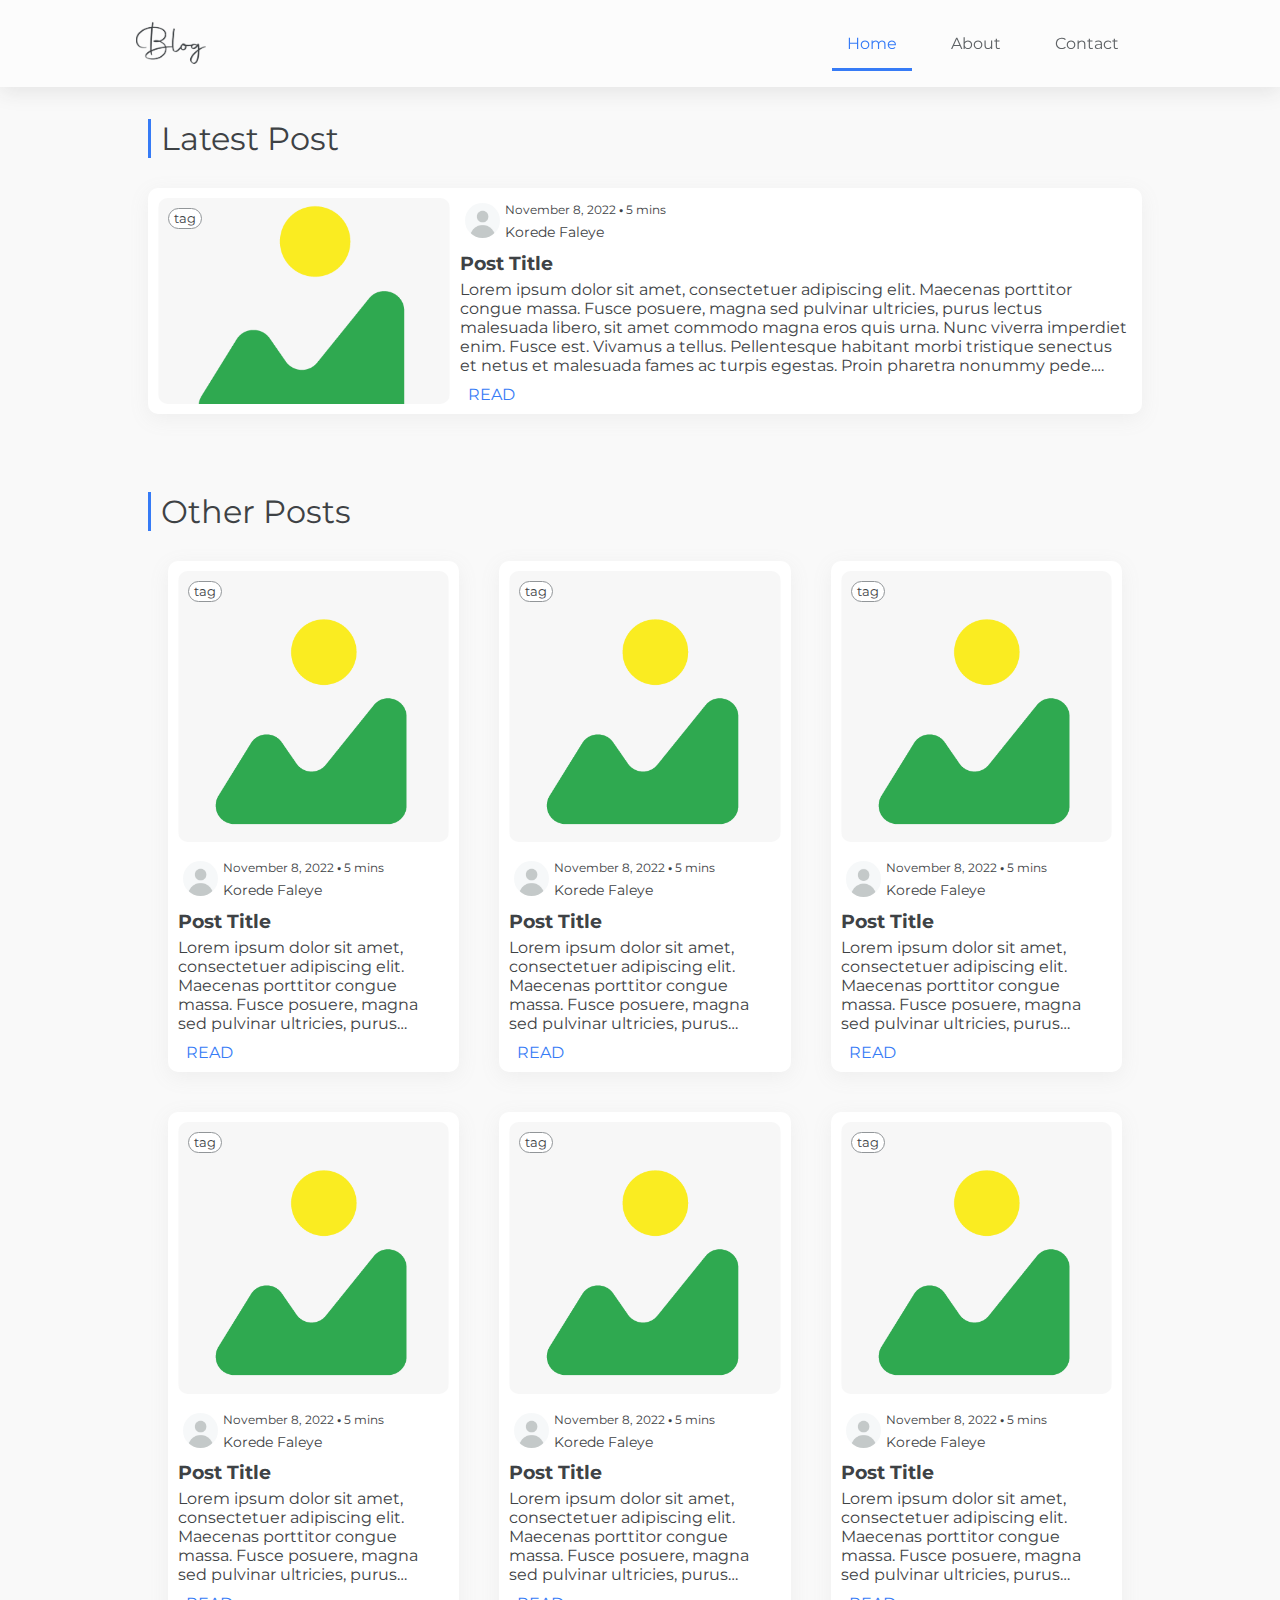
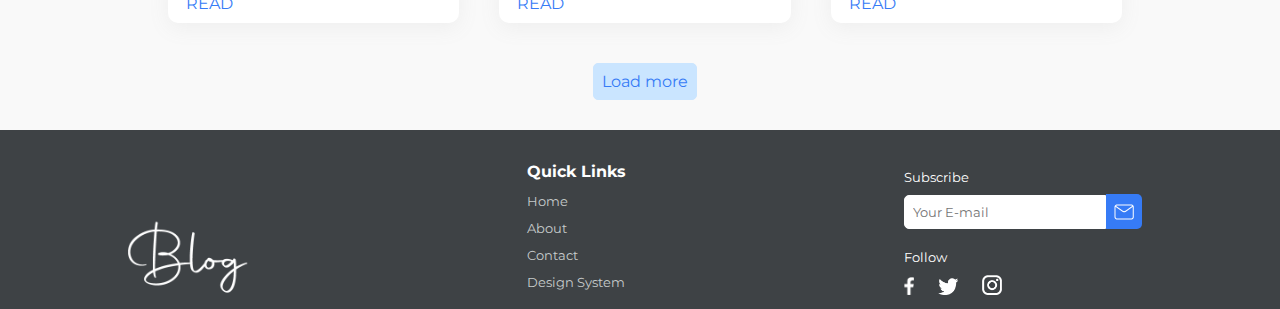
<file: blog/index.html>
<!DOCTYPE html>
<html>
    <head>
        <title>Blog</title>
        <meta charset="UTF-8">
        <meta name="author" content="Faleye Korede">
        <meta name="description" content="Blog website">
        <meta name="viewport" content="width=devece-width, initial-scale=1.0, maximum-scale=1.0">
        <link rel="icon" href="./images/favicon.ico">
        <link rel="stylesheet" href="./styles/designsystem.css">
        <link rel="stylesheet" href="./styles/main.css">
        <link rel="stylesheet" href="./styles/media.css">
    </head>
    <body>
        <header class="navbar">
            <nav class="container">
                <img class="nav-logo" src="./images/logo-black.png" alt="logo">
                <span class="nav-btn-container">
                    <a id="active-nav" class="nav-btn" href="index.html">Home</a>
                    <a class="nav-btn" href="#">About</a>
                    <a class="nav-btn" href="#">Contact</a>
                </span>
            </nav>
        </header>
        
        <div id="page-width">
            <div class="content">
                <!--Wide post card-->
                <h1 class="black-text">Latest Post</h1>
                <div class="latest-post">
                    <figure class="post-card card">
                        <div class="tag">tag</div>
                             <img src="./images/image-rep.png" alt="Post Image">
                        
                        <div class="post-details">
                            <div class="author">
                                <img src="./images/avatar.png" alt="Avatar" class="width-35px">
                                <div class="black-text">
                                    <small> <span class="date">November 8, 2022</span> <b>•</b> <span class="read-time">5 mins</span></small>
                                    <span class="author-name">Korede Faleye</span>
                                </div>
                            </div>
                            <div class="black-text">
                                <h3 class="post-title">Post Title</h3>
                                <figcaption>
                                    Lorem ipsum dolor sit amet, consectetuer adipiscing elit. Maecenas porttitor congue massa. Fusce posuere, magna sed pulvinar ultricies, purus lectus malesuada libero, sit amet commodo magna eros quis urna.
    Nunc viverra imperdiet enim. Fusce est. Vivamus a tellus.
    Pellentesque habitant morbi tristique senectus et netus et malesuada fames ac turpis egestas. Proin pharetra nonummy pede. Mauris et orci.
    Aenean nec lorem. In porttitor. Donec laoreet nonummy augue.
    Suspendisse dui purus, scelerisque at, vulputate vitae, pretium mattis, nunc. Mauris eget neque at sem venenatis eleifend. Ut nonummy.
                                </figcaption>
                            </div>
                            <a class="btn primary" href="post.html">read</a>
                        </div>
                    </figure>
                </div>
                <br>
                <br>
                <br>



                <!--Other post cards-->
                <h1 class="black-text">Other Posts</h1>
                <div class="other-posts">

                    <!--Post 1-->
                    <figure class="post-card card">
                        <div class="tag">tag</div>
                                <img src="./images/image-rep.png" alt="Post Image">
                        <div class="post-details">
                            <div class="author">
                                <img src="./images/avatar.png" alt="Avatar" class="width-35px">
                                <div class="black-text">
                                    <small> <span class="date">November 8, 2022</span> <b>•</b> <span class="read-time">5 mins</span></small>
                                    <span class="author-name">Korede Faleye</span>
                                </div>
                            </div>
                            <div class="black-text">
                                <h3 class="post-title">Post Title</h3>
                                <figcaption>
                                    Lorem ipsum dolor sit amet, consectetuer adipiscing elit. Maecenas porttitor congue massa. Fusce posuere, magna sed pulvinar ultricies, purus lectus malesuada libero, sit amet commodo magna eros quis urna.
    Nunc viverra imperdiet enim. Fusce est. Vivamus a tellus.
    Pellentesque habitant morbi tristique senectus et netus et malesuada fames ac turpis egestas. Proin pharetra nonummy pede. Mauris et orci.
    Aenean nec lorem. In porttitor. Donec laoreet nonummy augue.
    Suspendisse dui purus, scelerisque at, vulputate vitae, pretium mattis, nunc. Mauris eget neque at sem venenatis eleifend. Ut nonummy.
                                </figcaption>
                            </div>
                            <a class="btn primary" href="post.html">read</a>
                        </div>
                    </figure>


                    <!--Post 2-->
                    <figure class="post-card card">
                        <div class="tag">tag</div>
                        <img src="./images/image-rep.png" alt="Post Image">
                        <div class="post-details">
                            <div class="author">
                                <img src="./images/avatar.png" alt="Avatar" class="width-35px">
                                <div class="black-text">
                                    <small> <span class="date">November 8, 2022</span> <b>•</b> <span class="read-time">5 mins</span></small>
                                    <span class="author-name">Korede Faleye</span>
                                </div>
                            </div>
                            <div class="black-text">
                                <h3 class="post-title">Post Title</h3>
                                <figcaption>
                                    Lorem ipsum dolor sit amet, consectetuer adipiscing elit. Maecenas porttitor congue massa. Fusce posuere, magna sed pulvinar ultricies, purus lectus malesuada libero, sit amet commodo magna eros quis urna.
    Nunc viverra imperdiet enim. Fusce est. Vivamus a tellus.
    Pellentesque habitant morbi tristique senectus et netus et malesuada fames ac turpis egestas. Proin pharetra nonummy pede. Mauris et orci.
    Aenean nec lorem. In porttitor. Donec laoreet nonummy augue.
    Suspendisse dui purus, scelerisque at, vulputate vitae, pretium mattis, nunc. Mauris eget neque at sem venenatis eleifend. Ut nonummy.
                                </figcaption>
                            </div>
                            <a class="btn primary" href="post.html">read</a>
                        </div>
                    </figure>


                    <!--Post 3-->
                    <figure class="post-card card">
                        <div class="tag">tag</div>
                        <img src="./images/image-rep.png" alt="Post Image">
                        <div class="post-details">
                            <div class="author">
                                <img src="./images/avatar.png" alt="Avatar" class="width-35px">
                                <div class="black-text">
                                    <small> <span class="date">November 8, 2022</span> <b>•</b> <span class="read-time">5 mins</span></small>
                                    <span class="author-name">Korede Faleye</span>
                                </div>
                            </div>
                            <div class="black-text">
                                <h3 class="post-title">Post Title</h3>
                                <figcaption>
                                    Lorem ipsum dolor sit amet, consectetuer adipiscing elit. Maecenas porttitor congue massa. Fusce posuere, magna sed pulvinar ultricies, purus lectus malesuada libero, sit amet commodo magna eros quis urna.
    Nunc viverra imperdiet enim. Fusce est. Vivamus a tellus.
    Pellentesque habitant morbi tristique senectus et netus et malesuada fames ac turpis egestas. Proin pharetra nonummy pede. Mauris et orci.
    Aenean nec lorem. In porttitor. Donec laoreet nonummy augue.
    Suspendisse dui purus, scelerisque at, vulputate vitae, pretium mattis, nunc. Mauris eget neque at sem venenatis eleifend. Ut nonummy.
                                </figcaption>
                            </div>
                            <a class="btn primary" href="post.html">read</a>
                        </div>
                    </figure>


                    <!--Post 4-->
                    <figure class="post-card card">
                        <div class="tag">tag</div>
                        <img src="./images/image-rep.png" alt="Post Image">
                        <div class="post-details">
                            <div class="author">
                                <img src="./images/avatar.png" alt="Avatar" class="width-35px">
                                <div class="black-text">
                                    <small> <span class="date">November 8, 2022</span> <b>•</b> <span class="read-time">5 mins</span></small>
                                    <span class="author-name">Korede Faleye</span>
                                </div>
                            </div>
                            <div class="black-text">
                                <h3 class="post-title">Post Title</h3>
                                <figcaption>
                                    Lorem ipsum dolor sit amet, consectetuer adipiscing elit. Maecenas porttitor congue massa. Fusce posuere, magna sed pulvinar ultricies, purus lectus malesuada libero, sit amet commodo magna eros quis urna.
    Nunc viverra imperdiet enim. Fusce est. Vivamus a tellus.
    Pellentesque habitant morbi tristique senectus et netus et malesuada fames ac turpis egestas. Proin pharetra nonummy pede. Mauris et orci.
    Aenean nec lorem. In porttitor. Donec laoreet nonummy augue.
    Suspendisse dui purus, scelerisque at, vulputate vitae, pretium mattis, nunc. Mauris eget neque at sem venenatis eleifend. Ut nonummy.
                                </figcaption>
                            </div>
                            <a class="btn primary" href="post.html">read</a>
                        </div>
                    </figure>


                    <!--Post 5-->
                    <figure class="post-card card">
                        <div class="tag">tag</div>
                        <img src="images/image-rep.png" alt="Post Image">
                        <div class="post-details">
                            <div class="author">
                                <img src="./images/avatar.png" alt="Avatar" class="width-35px">
                                <div class="black-text">
                                    <small> <span class="date">November 8, 2022</span> <b>•</b> <span class="read-time">5 mins</span></small>
                                    <span class="author-name">Korede Faleye</span>
                                </div>
                            </div>
                            <div class="black-text">
                                <h3 class="post-title">Post Title</h3>
                                <figcaption>
                                    Lorem ipsum dolor sit amet, consectetuer adipiscing elit. Maecenas porttitor congue massa. Fusce posuere, magna sed pulvinar ultricies, purus lectus malesuada libero, sit amet commodo magna eros quis urna.
    Nunc viverra imperdiet enim. Fusce est. Vivamus a tellus.
    Pellentesque habitant morbi tristique senectus et netus et malesuada fames ac turpis egestas. Proin pharetra nonummy pede. Mauris et orci.
    Aenean nec lorem. In porttitor. Donec laoreet nonummy augue.
    Suspendisse dui purus, scelerisque at, vulputate vitae, pretium mattis, nunc. Mauris eget neque at sem venenatis eleifend. Ut nonummy.
                                </figcaption>
                            </div>
                            <a class="btn primary" href="post.html">read</a>
                        </div>
                    </figure>


                    <!--Post 6-->
                    <figure class="post-card card">
                        <div class="tag">tag</div>
                        <img src="./images/image-rep.png" alt="Post Image">
                        <div class="post-details">
                            <div class="author">
                                <img src="images/avatar.png" alt="Avatar" class="width-35px">
                                <div class="black-text">
                                    <small> <span class="date">November 8, 2022</span> <b>•</b> <span class="read-time">5 mins</span></small>
                                    <span class="author-name">Korede Faleye</span>
                                </div>
                            </div>
                            <div class="black-text">
                                <h3 class="post-title">Post Title</h3>
                                <figcaption>
                                    Lorem ipsum dolor sit amet, consectetuer adipiscing elit. Maecenas porttitor congue massa. Fusce posuere, magna sed pulvinar ultricies, purus lectus malesuada libero, sit amet commodo magna eros quis urna.
    Nunc viverra imperdiet enim. Fusce est. Vivamus a tellus.
    Pellentesque habitant morbi tristique senectus et netus et malesuada fames ac turpis egestas. Proin pharetra nonummy pede. Mauris et orci.
    Aenean nec lorem. In porttitor. Donec laoreet nonummy augue.
    Suspendisse dui purus, scelerisque at, vulputate vitae, pretium mattis, nunc. Mauris eget neque at sem venenatis eleifend. Ut nonummy.
                                </figcaption>
                            </div>
                            <a class="btn primary" href="post.html">read</a>
                        </div>
                    </div>
                </figure>

                <!--Load More-->

                <div class="load-more">
                <button class="btn primary-2">Load more</button>
                </div>
            </div>
        </div>


        <!--Footer-->
        <footer class="footer">
            <div class="container">
            <img class="footer-logo" src="./images/logo-white.png">

            <div class="quick-links">
                <h4>Quick Links</h4>
                <a href="index.html"> <small>Home</small></a>
                <a href="#"> <small>About</small></a>
                <a href="#"><small>Contact</small></a>
                <a href="designsystem.html"><small>Design System</small></a>

            </div>

            <div class="subscribe-social">
                <div class="subscribe">
                    <small>Subscribe</small>
                    <div> <input type="text" placeholder="Your E-mail"><a href="#"><img src="./images/mail.png" class="width-20px"> </a> </div>
                </div>

                <div class="follow">
                    <small>Follow</small>
                    <div>
                        <a href="#" title="Facebook"><img src="./images/fb-page.png" alt="Facebook" class="width-10px"></a>
                        <a href="#" title="Twitter"><img src="./images/twitter-page.png" alt="Twitter" class="width-20px"></a>
                        <a href="#" title="Instagram"><img src="./images/insta-page.png" alt="Instagram" class="width-20px"></a>
                    </div>
                </div>
            </div>
        </footer>
    </body>
</html>
</file>
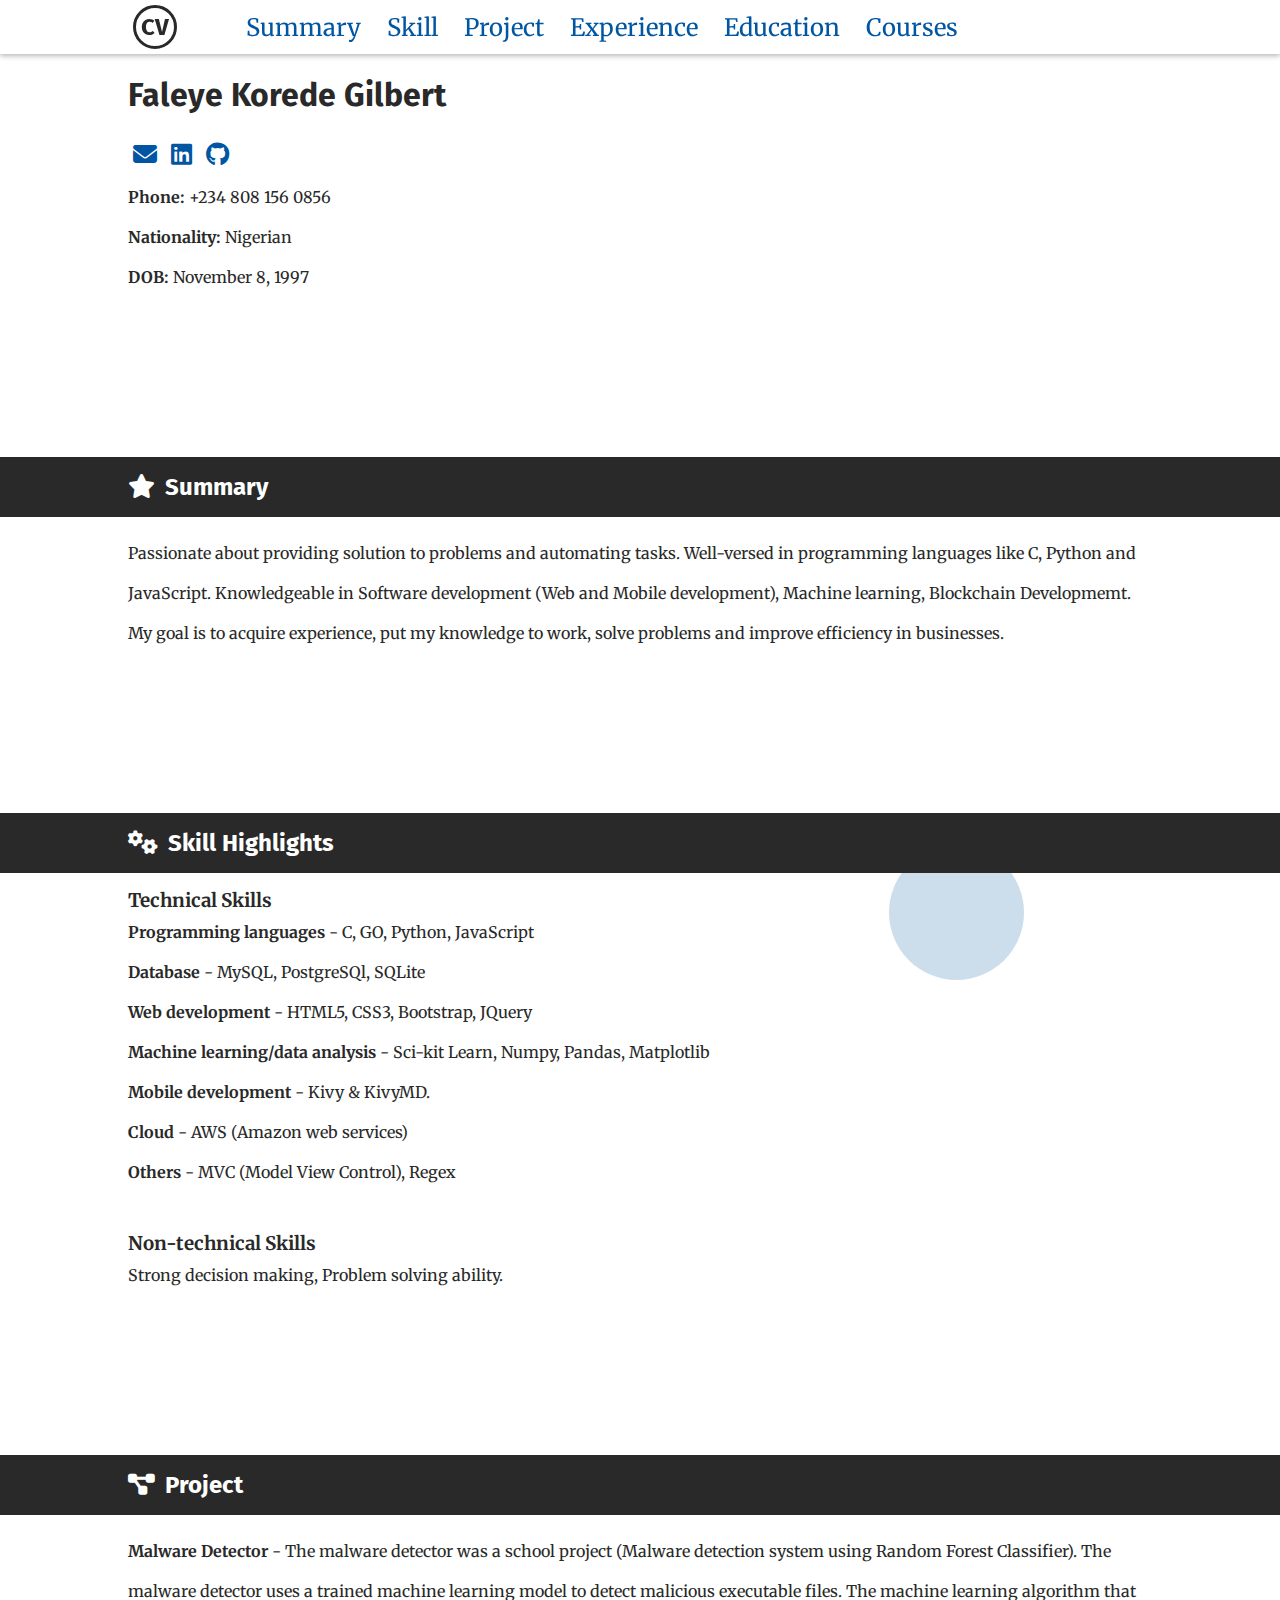
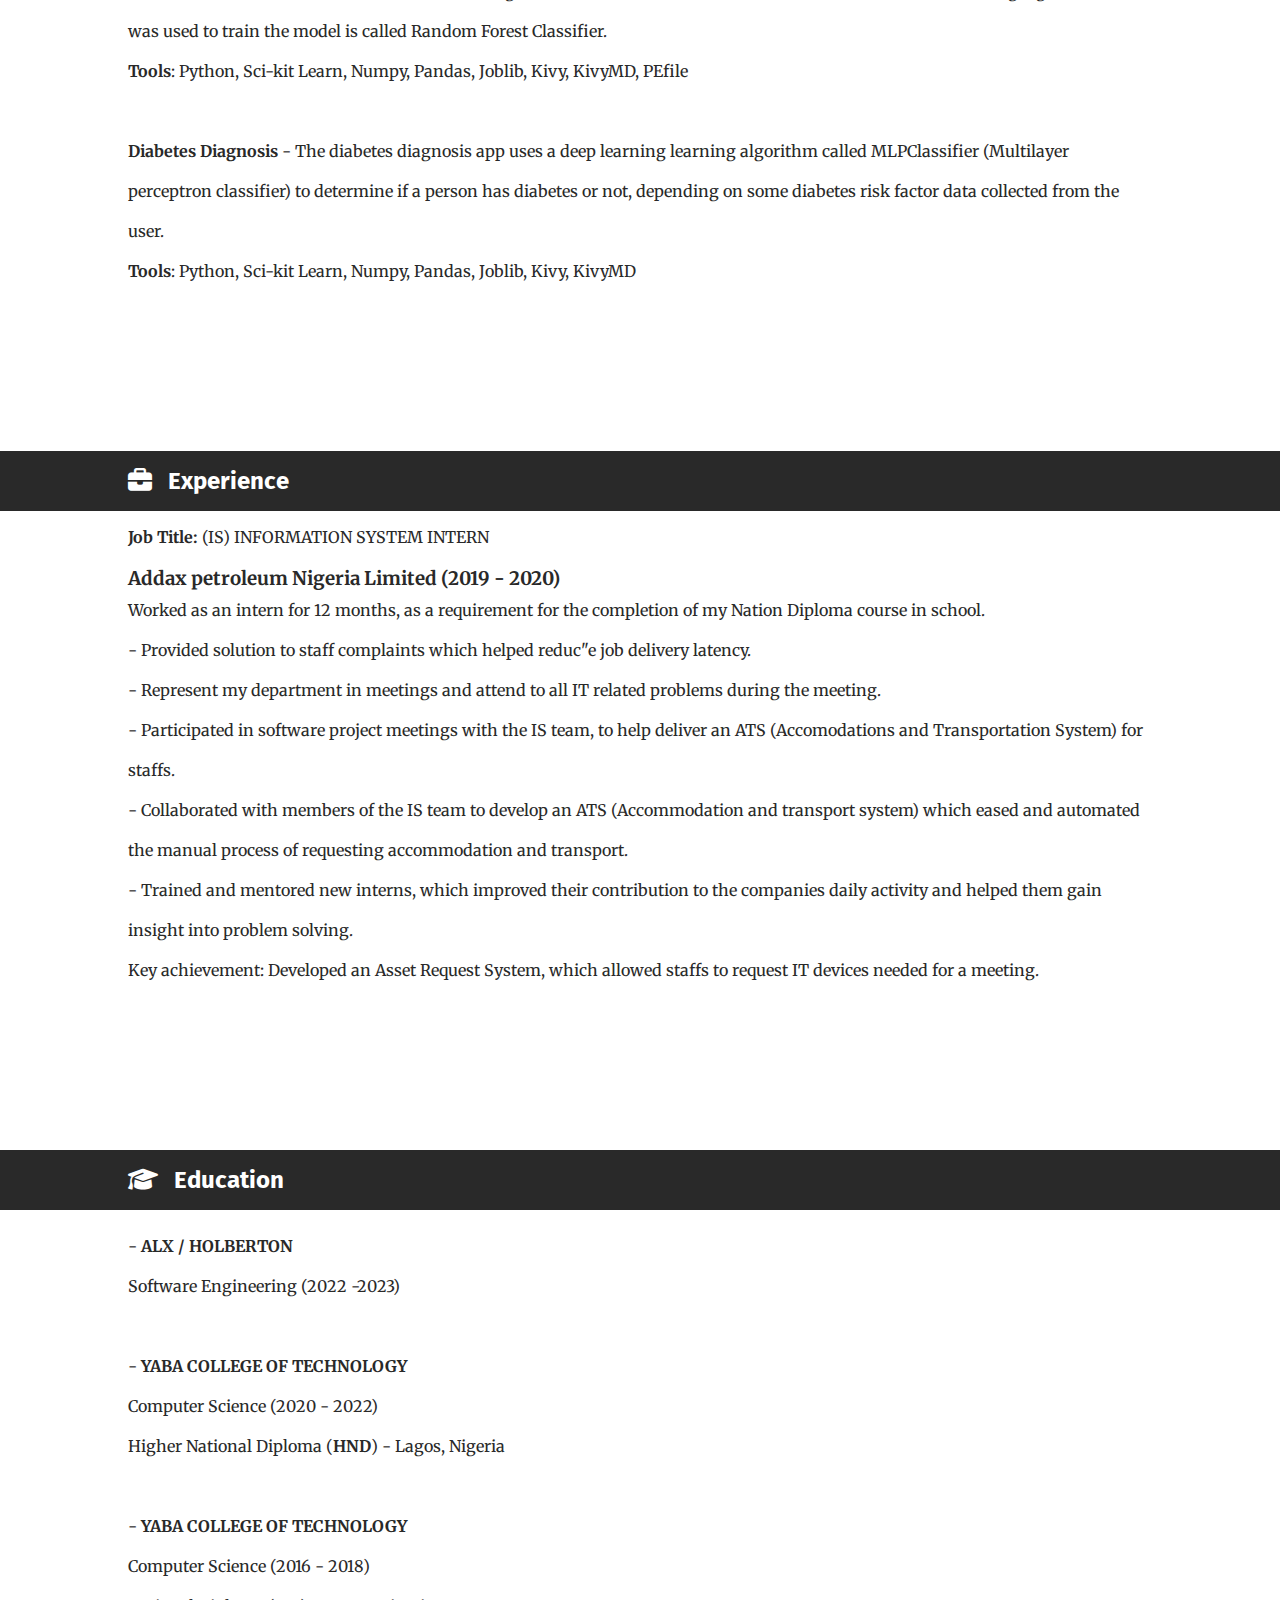
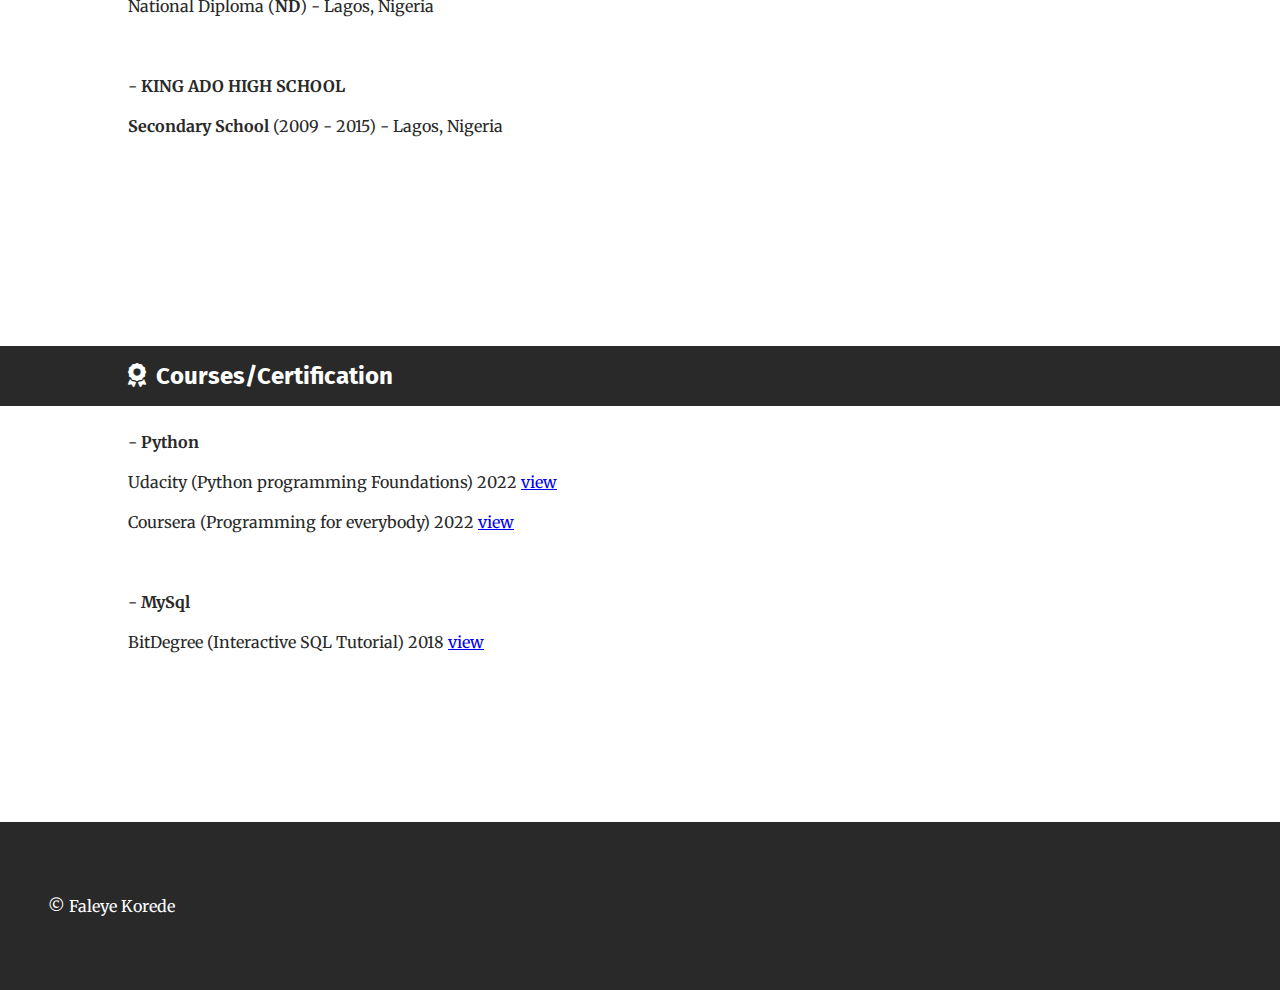
<file: landing-page/index.html>
<!DOCTYPE html>
<html lang="en">
<head>
  <meta charset="UTF-8">
  <meta name="viewport" content="width=device-width, initial-scale=1.0">
  <meta http-equiv="X-UA-Compatible" content="ie=edge">
  <title>Manipulating the DOM</title>
  <!-- Load Google Fonts -->
  <link href="https://fonts.googleapis.com/css?family=Fira+Sans:900|Merriweather&display=swap" rel="stylesheet"> 
  <!-- Load Styles -->
  <link href="css/styles.css" rel="stylesheet">
  <!-- Load Fontawesome-->
  <link href="css/fontawesome/fontawesome.min.css" rel="stylesheet">
  <link href="css/fontawesome/all.min.css" rel="stylesheet">
  <!-- Load Styles -->
  <script src="js/app.js" defer></script>
</head>
<body>
  <!-- HTML Follows BEM naming conventions 
  IDs are "only used for sections to connect menu achors to sections -->
  <header class="page__header">
    <div class="auto-width">
        <h3 class="logo">CV</h3>
        <nav class="navbar__menu">
          <!-- Navigation starts as empty UL that will be populated with JS -->
          <ul id="navbar__list"></ul>
        </nav>
    </div>
  </header>
  
  <main>
    <header class="main__hero auto-width">
        <h1>Faleye Korede Gilbert </h1>
        <a href="mailto:akfaleye@gmail.com" title="akfaleye@gmail.com"> <span class="fa fa-envelope fa-envelope icon"></span></a>
        <a href="https://linkedin.com/kore4lyf"> <span class="fab fa-linkedin icon"></span></a>
        <a href="https://github.com/kore4lyf"> <span class="fab fa-github icon"></span></a>
    
        <div>
            <b>Phone:</b> +234 808 156 0856 <br>
            <b>Nationality:</b> Nigerian <br>
            <b>DOB:</b> November 8, 1997 <br>
        </div>
    </header>
    <!-- Each Section has an ID (used for the anchor) and 
    a data attribute that will populate the li node.
    Adding more sections will automatically populate nav.
    The first section is set to active class by default -->
    
    
    <section id="section1" data-nav="Summary" class="active">
      <div class="landing__container">
        <div class="h2-container"> <h2 class="auto-width"> <span class="fas fa-star h2-icon"> </span>Summary</h2> </div>
            <div class="p-container"> 
                <p class="auto-width">
                  Passionate about providing solution to problems and automating tasks. 
                  Well-versed in programming languages like C, Python and JavaScript. 
                  Knowledgeable in Software development (Web and Mobile development), Machine learning, 
                  Blockchain Developmemt. My goal is to acquire experience, put my knowledge to work, 
                  solve problems and improve efficiency in businesses.
                </p>
            </div>
      </div>
    </section>


    <section id="section2" data-nav="Skill">
      <div class="landing__container">
        <div class="h2-container"> <h2 class="auto-width"> <span class="fas fa-cogs h2-icon"> </span>Skill Highlights</h2> </div>
        <div class="p-container">
            <h3 class="auto-width">Technical Skills</h3>
            <p class="auto-width">
              <b>Programming languages</b> - C, GO, Python, JavaScript<br>
              <b>Database</b> - MySQL, PostgreSQl, SQLite<br>
              <b>Web development</b> - HTML5, CSS3, Bootstrap, JQuery<br> 
              <b>Machine learning/data analysis</b> - Sci-kit Learn, Numpy, Pandas, 
              Matplotlib<br>
              <b>Mobile development</b> - Kivy & KivyMD.<br> 
              <b>Cloud</b> - AWS (Amazon web services)<br> 
              <b>Others</b> - MVC (Model View Control), Regex<br> <br>
            </p>

            <h3 class="auto-width">Non-technical Skills</h3>
            <p class="auto-width">
                Strong decision making, Problem solving ability.
            </p>
        </div>
      </div>
    </section>
    <section id="section3" data-nav="Project">
      <div class="landing__container"> 
        <div class="h2-container"> <h2 class="auto-width"> <span class="fas fa-project-diagram h2-icon"> </span>Project </h2> </div>
            <div class="p-container">
                <p class="auto-width">          
                  <b>Malware Detector</b> - The malware detector was a school project
                  (Malware detection system using Random Forest Classifier). The malware 
                  detector uses a trained machine learning model to detect malicious 
                  executable files. The machine learning algorithm that was used to train 
                  the model is called Random Forest Classifier. <br>
                  <b>Tools</b>: Python, Sci-kit Learn, Numpy, Pandas, Joblib, Kivy, KivyMD, PEfile
                  <br> <br>
                   <b>Diabetes Diagnosis</b> - The diabetes diagnosis app uses a deep 
                  learning learning algorithm called MLPClassifier (Multilayer perceptron 
                  classifier) to determine if a person has diabetes or not, depending on 
                  some diabetes risk factor data collected from the user.<br>
                  <b>Tools</b>: Python, Sci-kit Learn, Numpy, Pandas, Joblib, Kivy, KivyMD
                </p>
            </div>    
      </div>
    </section>
    <section id="section4" data-nav="Experience">
      <div class="landing__container">
        <div class="h2-container"> <h2 class="auto-width"> <span class="fas fa-briefcase h2-icon"> </span> Experience</h2> </div>
            <div class="p-container">
                <div class="auto-width"> <b>Job Title:</b> (IS) INFORMATION SYSTEM INTERN </div>
                <br>
                <h3 class="auto-width">Addax petroleum Nigeria Limited (2019 - 2020)</h3>
                <p class="auto-width">  
                    Worked as an intern for 12 months, as a requirement for the completion 
                    of my Nation Diploma course in school. <br>
                    - Provided solution to staff complaints which helped reduc"e job 
                    delivery latency. <br>
                    - Represent my department in meetings and attend to all IT related 
                    problems during the meeting. <br> 
                    - Participated in software project meetings with the IS team, to help 
                    deliver an ATS (Accomodations and Transportation System) for 
                    staffs. <br>
                    - Collaborated with members of the IS team to develop an ATS 
                    (Accommodation and transport system) which eased and 
                    automated the manual process of requesting accommodation and 
                    transport. <br>
                    - Trained and mentored new interns, which improved their 
                    contribution to the companies daily activity and helped them gain 
                    insight into problem solving. <br>
                    Key achievement: Developed an Asset Request System, which 
                    allowed staffs to request IT devices needed for a meeting. <br>
                </p>
            </div>    
      </div>
    </section>
        <section id="section5" data-nav="Education">
      <div class="landing__container">
        <div class="h2-container"> <h2 class="auto-width"> <span class="fas fa-graduation-cap  h2-icon"> </span> Education</h2> </div>
            <div class="p-container">
                <p class="auto-width">  
                    - <b>ALX / HOLBERTON</b> <br>
                    Software Engineering (2022 -2023) <br> <br> 
                
                    - <b>YABA COLLEGE OF TECHNOLOGY</b> <br>
                    Computer Science (2020 - 2022) <br>
                    Higher National Diploma (<b>HND</b>) - Lagos, Nigeria <br> <br>
                    
                    - <b>YABA COLLEGE OF TECHNOLOGY</b> <br>
                    Computer Science (2016 - 2018) <br>
                    National Diploma (<b>ND</b>) - Lagos, Nigeria <br> <br>
                    
                    - <b>KING ADO HIGH SCHOOL</b> <br>
                    <b>Secondary School</b> (2009 - 2015) - Lagos, Nigeria <br> <br>
                </p>
            </div>    
      </div>
    </section>
    <section id="section6" data-nav="Courses">
      <div class="landing__container">
        <div class="h2-container"> <h2 class="auto-width"> <span class="fas fa-award h2-icon"> </span>Courses/Certification</h2> </div>
            <div class="p-container">
                <p class="auto-width">  
                    - <b>Python</b> 
                    <br>
                    Udacity (Python programming Foundations) 2022 <a href="#">view</a> <br>
                    Coursera (Programming for everybody) 2022 <a href="#">view</a>
                    <br> 
                    <br>
                    
                    - <b>MySql</b> 
                    <br>
                    BitDegree (Interactive SQL Tutorial) 2018 <a href="#">view</a>
                </p>
            </div>    
      </div>
    </section>
    
    
    
  </main>
  <footer class="page__footer">
    <p>&copy Faleye Korede</p>
  </footer>

</body>
</html>
</file>
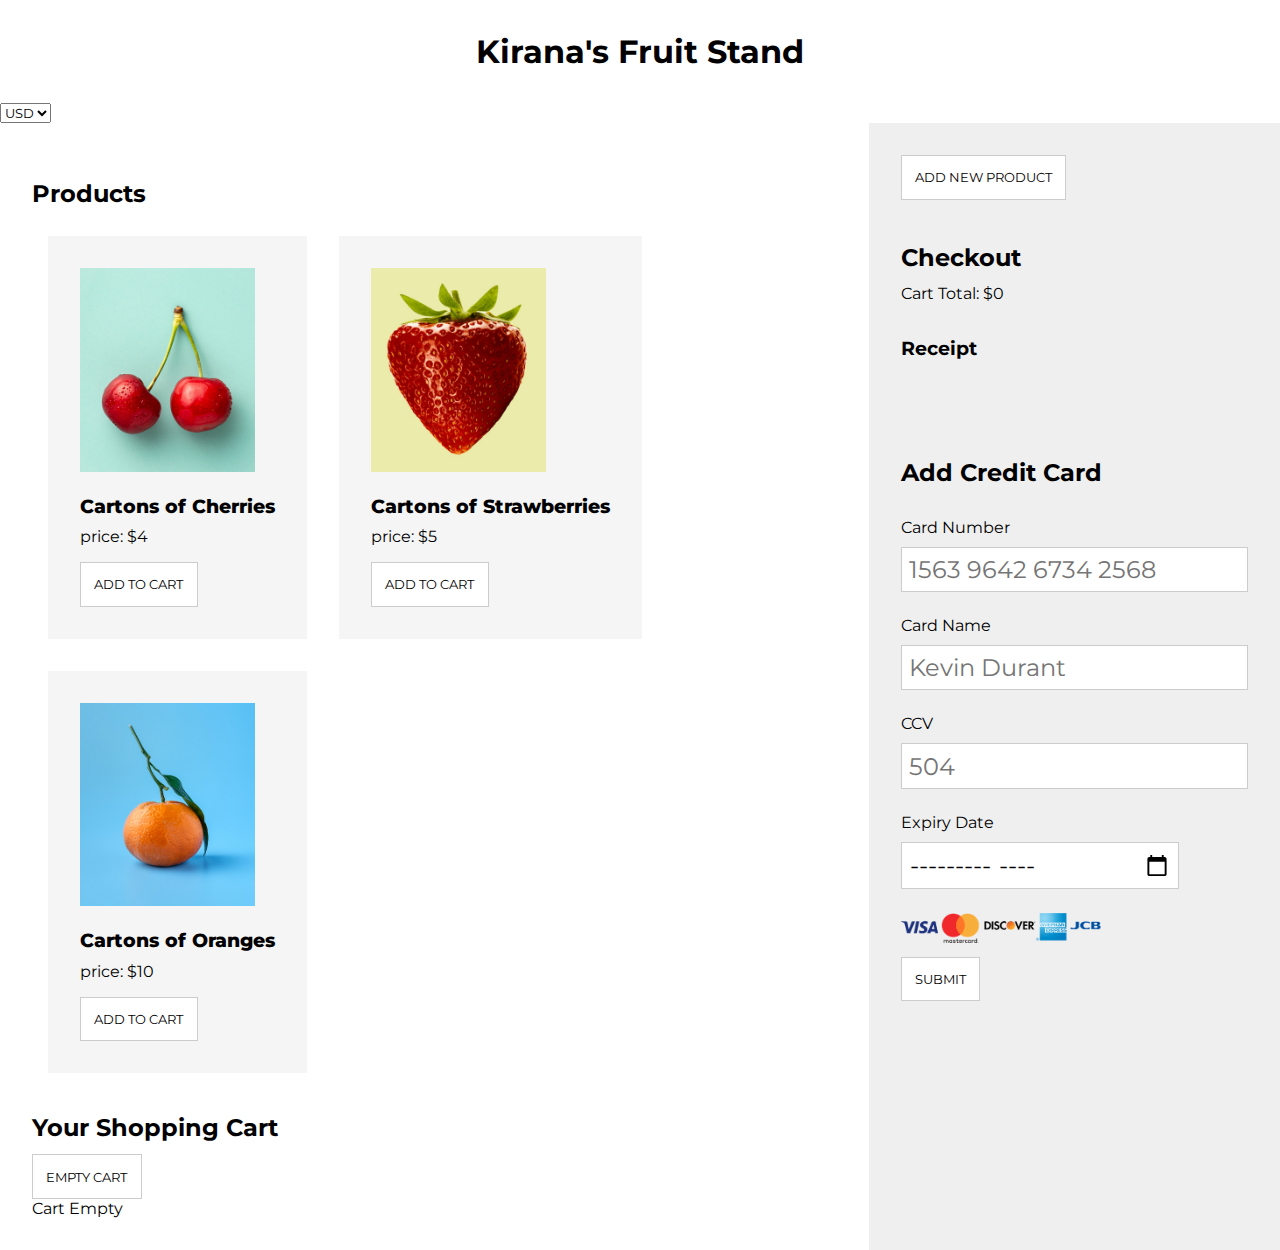
<file: shopping_cart/starter/src/index.html>
<!DOCTYPE html>
<html lang="en">
<head>
    <!--<meta http-equiv="refresh" content="5">-->
    <meta charset="UTF-8">
    <meta http-equiv="X-UA-Compatible" content="IE=edge">
    <meta name="viewport" content="width=device-width, initial-scale=1.0, maximum-scale=1.0">
    <title>Shopping Cart</title>
    <link rel="preconnect" href="https://fonts.googleapis.com">
    <link rel="preconnect" href="https://fonts.gstatic.com" crossorigin>
    <link href="https://fonts.googleapis.com/css2?family=Montserrat:wght@200;600&display=swap" rel="stylesheet">
    <link href="assets/styles.css" rel="stylesheet">
    <script src="assets/script.js" defer></script>
    <script src="assets/front.js" defer></script>
</head>
<body>
    <!-- Modal Box -->
    <div class="modal-box flex hide">
        <!-- Modal Box content -->
        <form>
            <a class="close-modal-box" href="#" title="close">x</a>
            <h2> Add New Product </h2>
            <div class="error-info hide"></div>
            <label for="prod-name">Name</label>
            <input class="received" type="text" name="prod-name" id="prod-name" value="" placeholder="Apple(s)">
            
            <label for="prod-price">Price ($)</label>
            <input class="received" type="number" name="prod-price" id="prod-price" value=""  placeholder="0">
            
            <label for="prod-quantity">Quantity</label>
            <input class="received" type="number" name="prod-quantity" id="prod-quantity" value="" placeholder="0" disabled>
            
            <label for="prod-image">Image</label>
            <input class="received" type="text" name="prod-image" id="prod-image" value="" placeholder="Image Link">
            
            <input type="submit" value="Submit" />
        </form>
        
    </div>

    <!-- Webpage Content -->
    <div class="shopping-cart">
        <h1>Kirana's Fruit Stand</h1>
        <div class="currency-selector"></div>
        <div class="cart-container">
            <div class="products-container">
                <h2>Products</h2>
                <div class="products"></div>
                <h2>Your Shopping Cart</h2>
                <div class="empty-btn"></div>
                <div class="cart"></div>
            </div>
            <div class="checkout-container">
                <button class="add-product show">Add New Product</button>
                <br>
                <div class="credit-card-added hide"> 
                    <img alt="Credit card" src="images/credit-card-icon.png">
                    <p> Credit card successfully added.</p>
                </div>
                <div class="checkout">
                    <h2>Checkout</h2>
                    <div class="cart-total"></div>
                    <form class="hide">
                        <label>Enter Cash Received:</label>
                        <input class="received-money" type="text">
                        <button class="pay">Submit</button> 
                    </form>
                    <h3>Receipt</h3>
                    <div class="pay-summary"></div>
                </div>
                
                <div class="add-credit-card">
                    <h2>Add Credit Card</h2>
                    <div class="error-info hide"></div>
                    <br>
                    <form>
                        <label for="card-number">Card Number</label>
                        <input class="received" type="number" name="card-number" id="card-number" value="" placeholder="1563 9642 6734 2568" maxlength="16">
                        
                        <label for="card-name">Card Name</label>
                        <input class="received" type="text" name="card-name" id="card-name" value=""  placeholder="Kevin Durant">
                        
                        <label for="card-ccv">CCV</label>
                        <input class="received" type="number" name="card-ccv" id="card-ccv" value="" placeholder="504" maxlength="3" >
                        
                        <label for="card-expiry-date">Expiry Date</label>
                        <input class="received" type="month" name="card-expiry-date" id="card-expiry-date" value="" >
                        
                    <figure>
                        <img alt="Credit card Types" src="images/supported-creditcard.png" width="200">
                        <figcaption class="hide">
                            Support credit cards
                        </figcaption>
                    </figure>
                        
                        <input type="submit" value="Submit" />
                    </form>
                </div>
                
                

            </div>

                
        </div>
        
    </div>
    
</body>
</html>
</file>
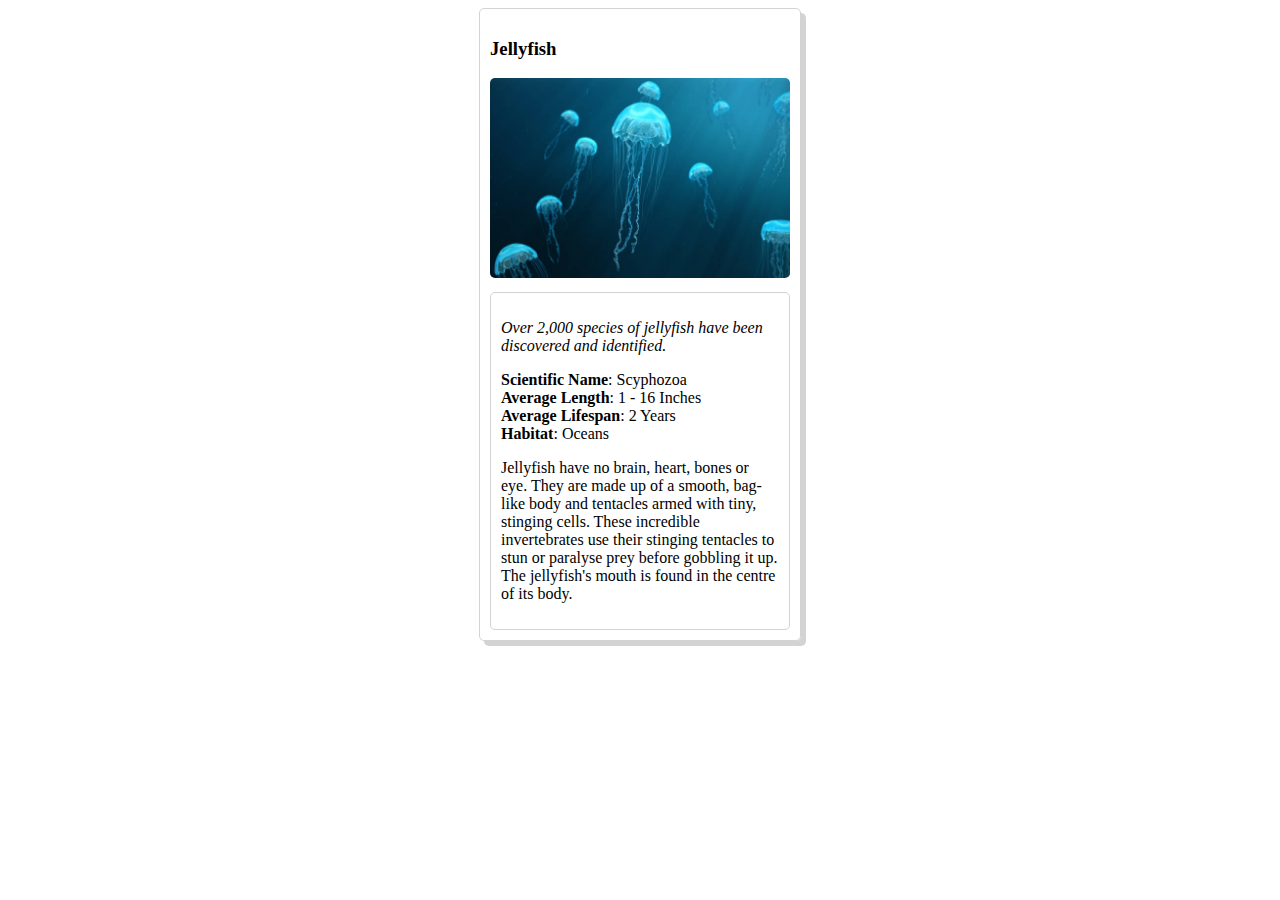
<file: animal-trading-cards/card.html>
<!DOCTYPE html>
<html>
<head>
	<meta charset="utf-8">
	<title>Animal Trading Cards</title>
	<link rel="stylesheet" href="./styles.css">
</head>
<body>
	<div class="container">
		<!-- your favorite animal's name goes here -->
		<h3>Jellyfish</h3>
		<!-- your favorite animal's image goes here -->
		<img src="jellyfish.jpg" alt="jellyfish">
		<div class="box">
			<!-- your favorite animal's interesting fact goes here -->
			<p>Over 2,000 species of jellyfish have been discovered and identified.  </p>
			<ul>
				<!-- your favorite animal's list items go here -->
				<li><span class="bold">Scientific Name</span>: Scyphozoa</li>
				<li><span class="bold">Average Length</span>: 1 - 16 Inches</li>
				<li><span class="bold">Average Lifespan</span>: 2 Years</li>
				<li><span class="bold">Habitat</span>: Oceans</li>
			</ul>
			<!-- your favorite animal's description goes here -->
			<p>Jellyfish have no brain, heart, bones or eye. They are made up of a smooth, bag-like body and tentacles armed with tiny, stinging cells. These incredible invertebrates use their stinging tentacles to stun or paralyse prey before gobbling it up. The jellyfish's mouth is found in the centre of its body.</p>
		</div>
	</div>
</body>
</html>
</file>
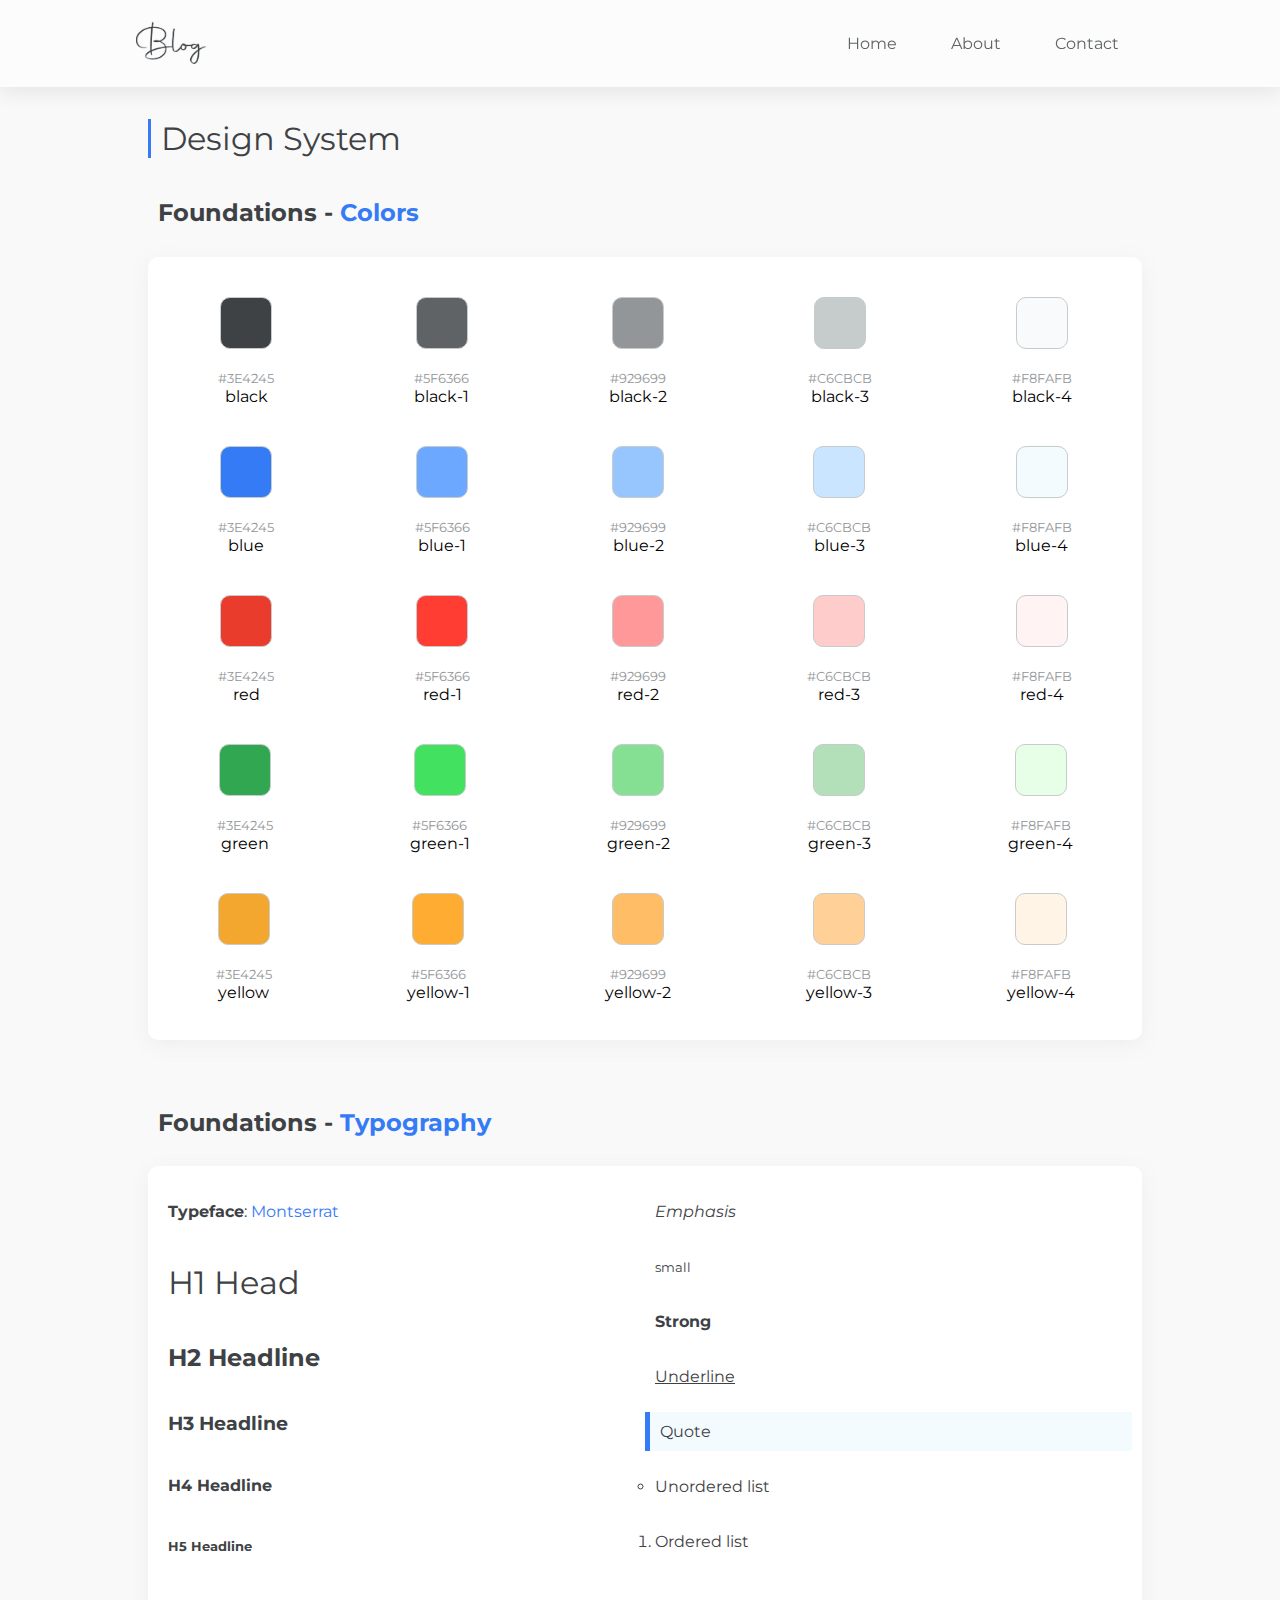
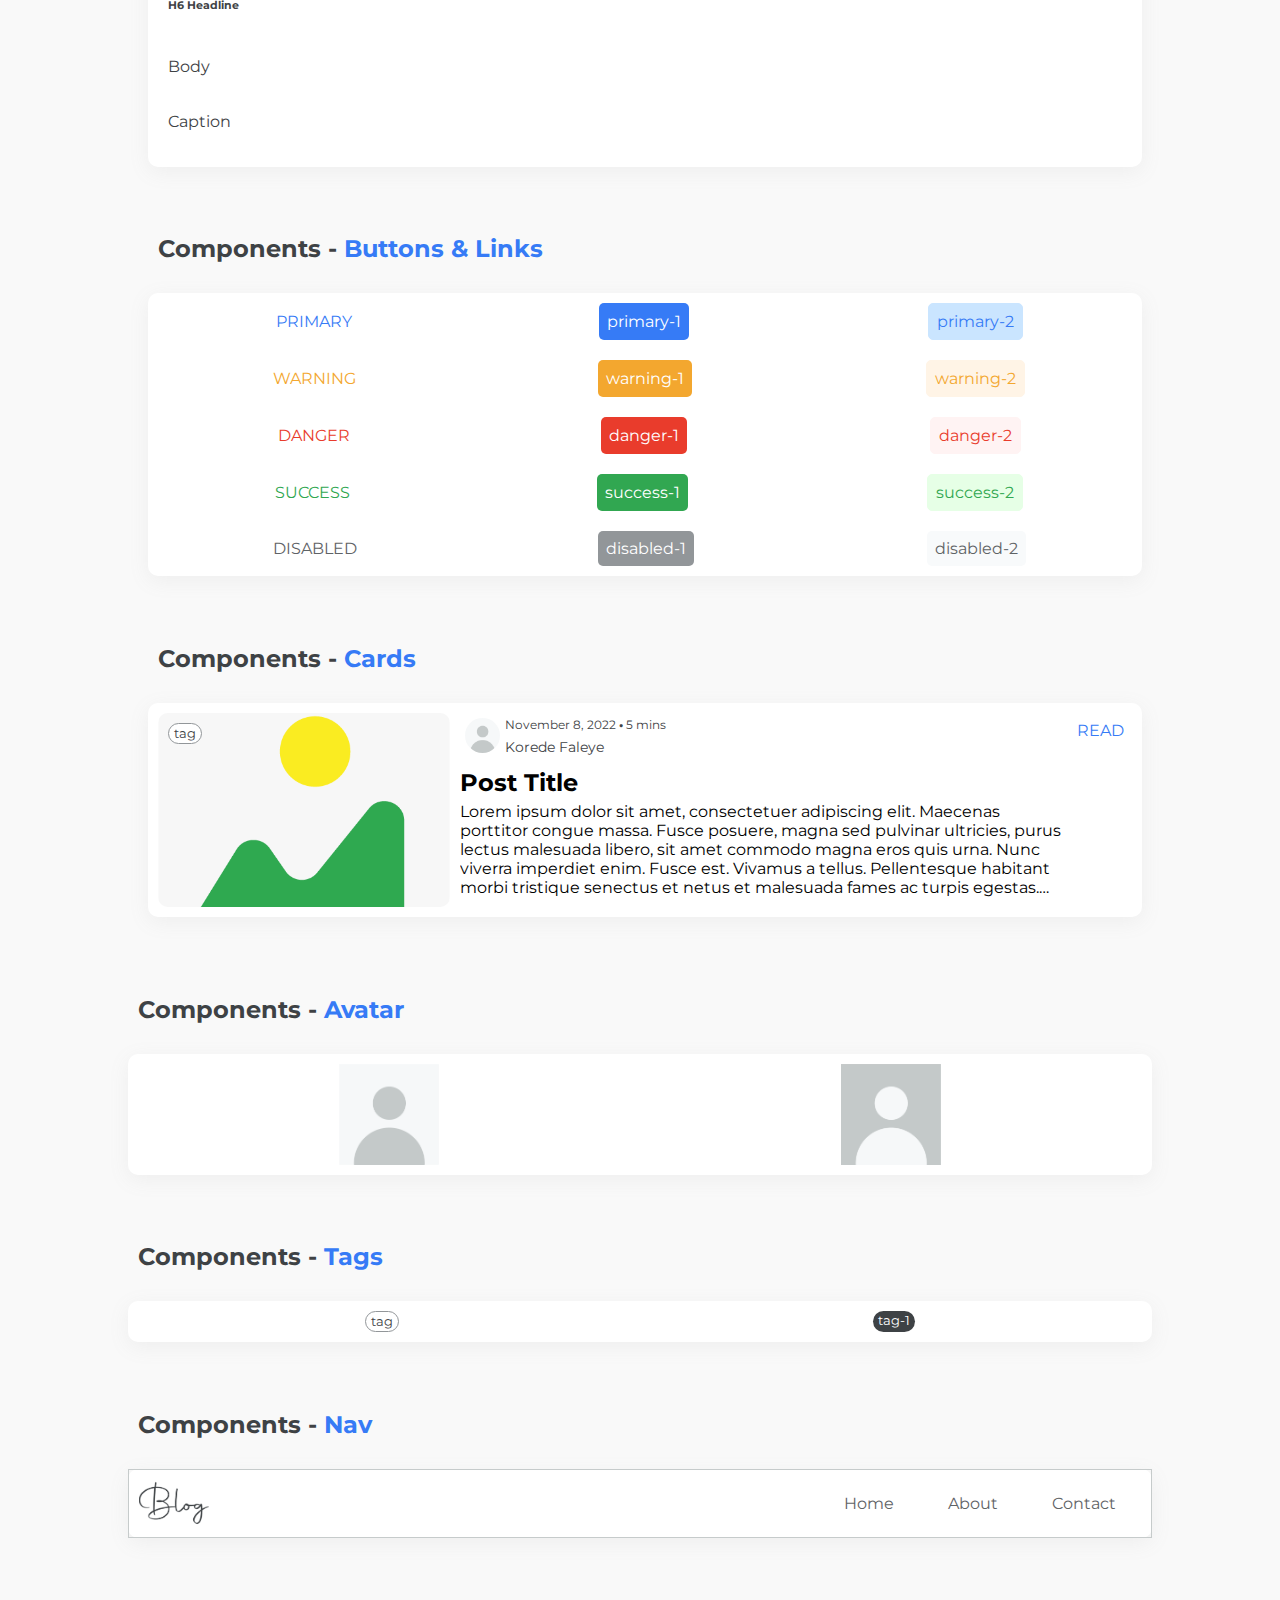
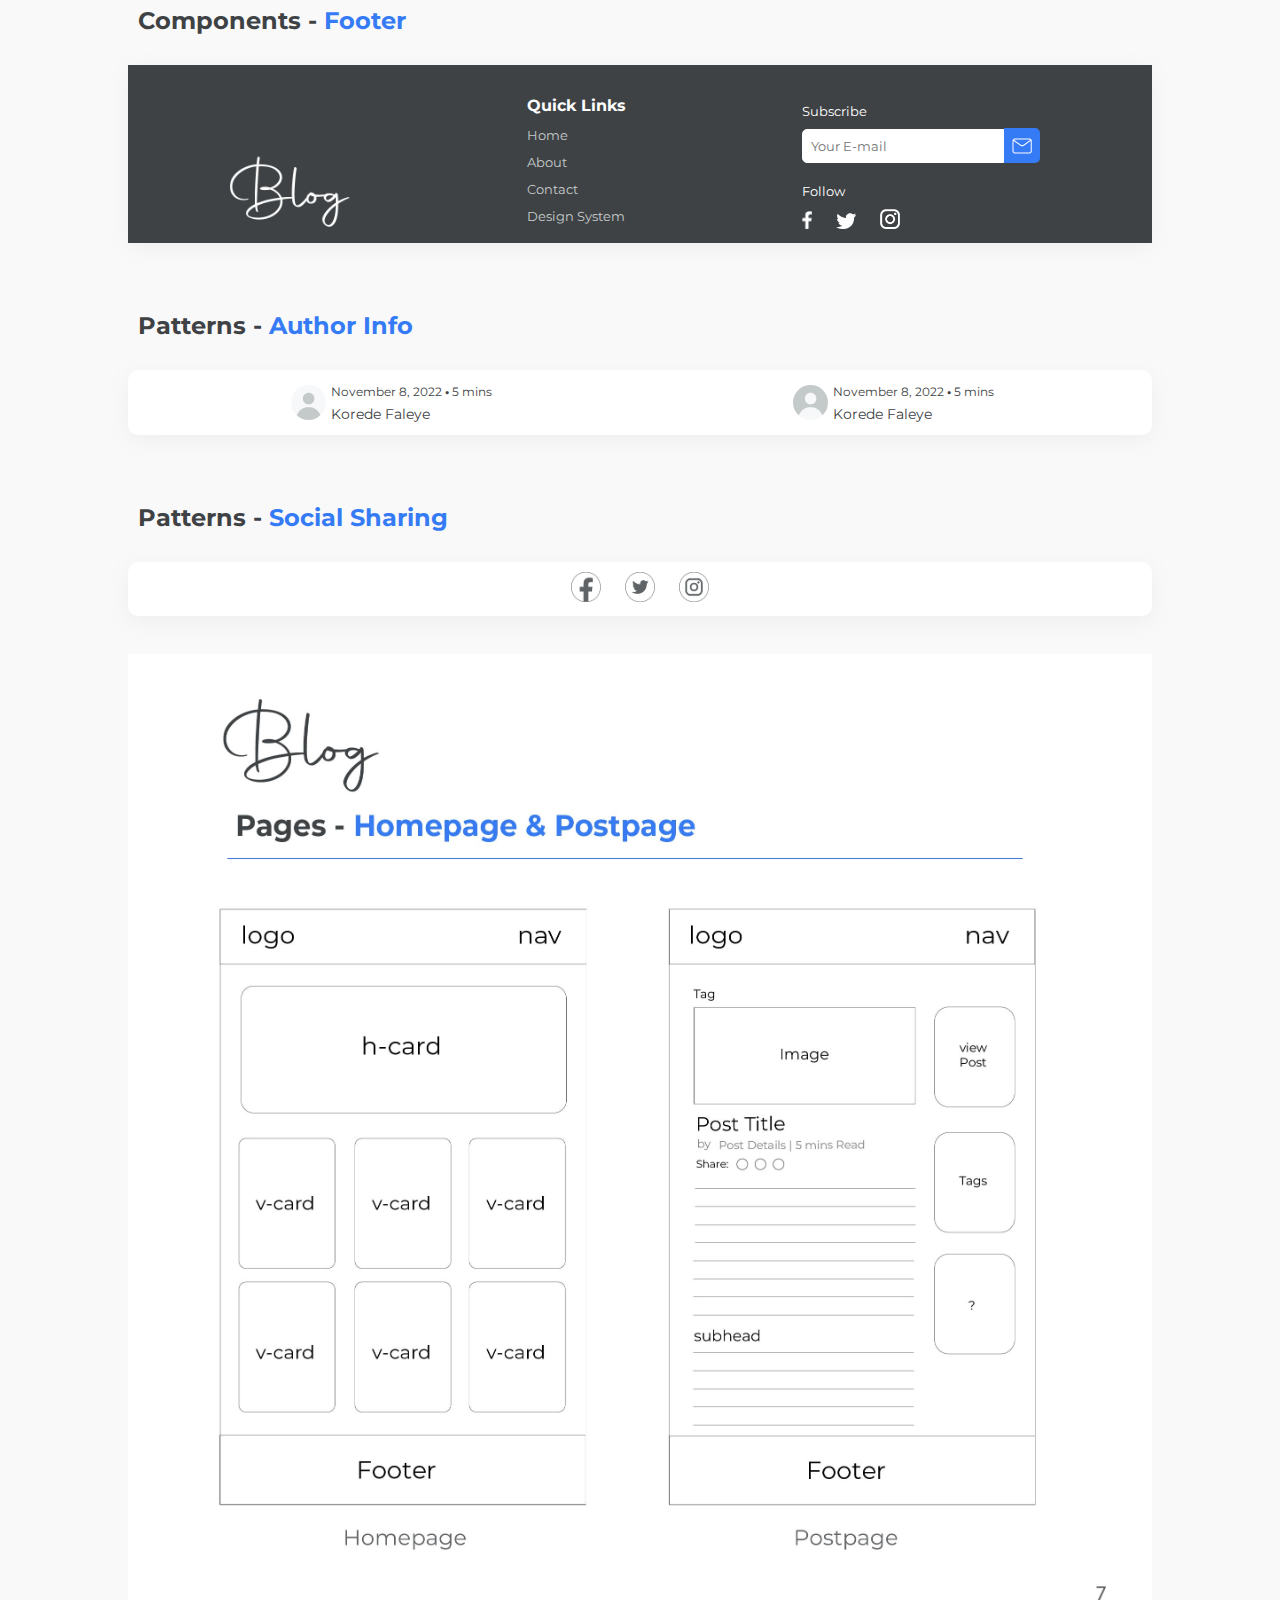
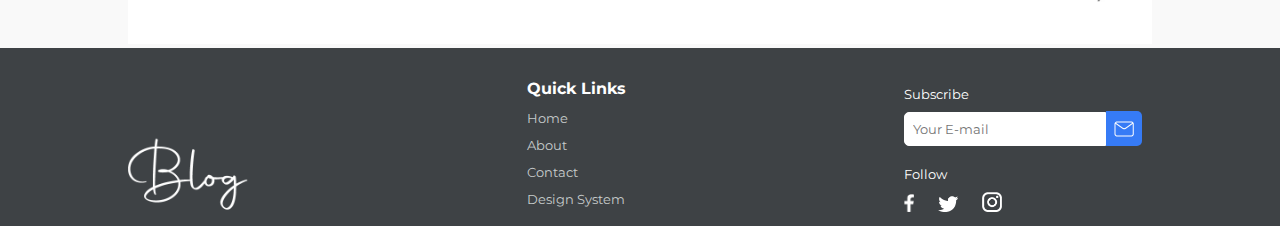
<file: blog/designsystem.html>
<!DOCTYPE html>
<html lang="en"> 
    <head>
        <title>Blog</title>
        <meta charset="UTF-8">
        <meta name="viewport" content="width=device-width, initial-scale=1, maximum-scale=1">
        <meta name="author" content="Faleye Korede">
        <meta name="description" content="Blog website">
        <meta name="viewport" content="width=devece-width, initial-scale=1.0, maximum-scale=1.0">
        <link rel="icon" href="./images/favicon.ico">
        <link rel="stylesheet" href="./styles/main.css">
    </head>
    <body>
        <header class="navbar">
            <nav class="container">
                <img class="nav-logo" src="./images/logo-black.png" alt="logo">
                <span class="nav-btn-container">
                    <a class="nav-btn" href="index.html">Home</a>
                    <a class="nav-btn" href="#">About</a>
                    <a class="nav-btn" href="#">Contact</a>
                </span>
            </nav>
        </header>
        
        <div id="page-width">
                <div class="content">
                <h1 class="black-text">Design System</h1>
                <h2 class="black-text ruler">Foundations - <span class="blue-text">Colors</span></span></h2>
                <div id="foundations-colors" class="card">
                    <!--black-->
                    <div class="inner-content">
                        <div class="out-color-box"> 
                            <div class="in-color-box black-bg"></div>
                            <br>
                            <center class="black-2-text"><small>#3E4245</small></center>
                            <center>black</center>
                        </div>
                        <div class="out-color-box"> 
                            <div class="in-color-box black-1-bg"></div>
                            <br>
                            <center class="black-2-text"><small>#5F6366</small></center>
                            <center>black-1</center>
                        </div>
                        <div class="out-color-box"> 
                            <div class="in-color-box black-2-bg"></div>
                            <br>
                            <center class="black-2-text"><small>#929699</small></center>
                            <center>black-2</center>
                        </div>
                        <div class="out-color-box"> 
                            <div class="in-color-box black-3-bg"></div>
                            <br>
                            <center class="black-2-text"><small>#C6CBCB</small></center>
                            <center>black-3</center>
                        </div>
                        <div class="out-color-box"> 
                            <div class="in-color-box black-4-bg"></div>
                            <br>
                            <center class="black-2-text"><small>#F8FAFB</small></center>
                            <center>black-4</center>
                        </div>
                    </div>


                    <!--blue-->
                    <div class="inner-content">
                        <div class="out-color-box"> 
                            <div class="in-color-box blue-bg"></div>
                            <br>
                            <center class="black-2-text"><small>#3E4245</small></center>
                            <center>blue</center>
                        </div>
                        <div class="out-color-box"> 
                            <div class="in-color-box blue-1-bg"></div>
                            <br>
                            <center class="black-2-text"><small>#5F6366</small></center>
                            <center>blue-1</center>
                        </div>
                        <div class="out-color-box"> 
                            <div class="in-color-box blue-2-bg"></div>
                            <br>
                            <center class="black-2-text"><small>#929699</small></center>
                            <center>blue-2</center>
                        </div>
                        <div class="out-color-box"> 
                            <div class="in-color-box blue-3-bg"></div>
                            <br>
                            <center class="black-2-text"><small>#C6CBCB</small></center>
                            <center>blue-3</center>
                        </div>
                        <div class="out-color-box"> 
                            <div class="in-color-box blue-4-bg"></div>
                            <br>
                            <center class="black-2-text"><small>#F8FAFB</small></center>
                            <center>blue-4</center>
                        </div>
                    </div>

                    <!--red-->
                    <div class="inner-content">
                        <div class="out-color-box"> 
                            <div class="in-color-box red-bg"></div>
                            <br>
                            <center class="black-2-text"><small>#3E4245</small></center>
                            <center>red</center>
                        </div>
                        <div class="out-color-box"> 
                            <div class="in-color-box red-1-bg"></div>
                            <br>
                            <center class="black-2-text"><small>#5F6366</small></center>
                            <center>red-1</center>
                        </div>
                        <div class="out-color-box"> 
                            <div class="in-color-box red-2-bg"></div>
                            <br>
                            <center class="black-2-text"><small>#929699</small></center>
                            <center>red-2</center>
                        </div>
                        <div class="out-color-box"> 
                            <div class="in-color-box red-3-bg"></div>
                            <br>
                            <center class="black-2-text"><small>#C6CBCB</small></center>
                            <center>red-3</center>
                        </div>
                        <div class="out-color-box"> 
                            <div class="in-color-box red-4-bg"></div>
                            <br>
                            <center class="black-2-text"><small>#F8FAFB</small></center>
                            <center>red-4</center>
                        </div>
                    </div>
                    


                    <!--green-->
                    <div class="inner-content">
                        <div class="out-color-box"> 
                            <div class="in-color-box green-bg"></div>
                            <br>
                            <center class="black-2-text"><small>#3E4245</small></center>
                            <center>green</center>
                        </div>
                        <div class="out-color-box"> 
                            <div class="in-color-box green-1-bg"></div>
                            <br>
                            <center class="black-2-text"><small>#5F6366</small></center>
                            <center>green-1</center>
                        </div>
                        <div class="out-color-box"> 
                            <div class="in-color-box green-2-bg"></div>
                            <br>
                            <center class="black-2-text"><small>#929699</small></center>
                            <center>green-2</center>
                        </div>
                        <div class="out-color-box"> 
                            <div class="in-color-box green-3-bg"></div>
                            <br>
                            <center class="black-2-text"><small>#C6CBCB</small></center>
                            <center>green-3</center>
                        </div>
                        <div class="out-color-box"> 
                            <div class="in-color-box green-4-bg"></div>
                            <br>
                            <center class="black-2-text"><small>#F8FAFB</small></center>
                            <center>green-4</center>
                        </div>
                    </div>


                    <!--yellow-->
                    <div class="inner-content">
                        <div class="out-color-box"> 
                            <div class="in-color-box yellow-bg"></div>
                            <br>
                            <center class="black-2-text"><small>#3E4245</small></center>
                            <center>yellow</center>
                        </div>
                        <div class="out-color-box"> 
                            <div class="in-color-box yellow-1-bg"></div>
                            <br>
                            <center class="black-2-text"><small>#5F6366</small></center>
                            <center>yellow-1</center>
                        </div>
                        <div class="out-color-box"> 
                            <div class="in-color-box yellow-2-bg"></div>
                            <br>
                            <center class="black-2-text"><small>#929699</small></center>
                            <center>yellow-2</center>
                        </div>
                        <div class="out-color-box"> 
                            <div class="in-color-box yellow-3-bg"></div>
                            <br>
                            <center class="black-2-text"><small>#C6CBCB</small></center>
                            <center>yellow-3</center>
                        </div>
                        <div class="out-color-box"> 
                            <div class="in-color-box yellow-4-bg"></div>
                            <br>
                            <center class="black-2-text"><small>#F8FAFB</small></center>
                            <center>yellow-4</center>
                        </div>
                    </div>
                    <br>
                    <br>
                </div>

                
                <br>
                <br>
                <h2 class="black-text ruler">Foundations - <span class="blue-text">Typography</span></span></h2>
                <div id="foundations-typograpy" class="black-text card">
                    <!--Column 1-->
                    <div class="inner-content">
                        <p> <strong>Typeface</strong>: <span class="blue-text"> Montserrat</span> </p>
                        <h1>H1 Head</h1>
                        <h2>H2 Headline</h2>
                        <h3>H3 Headline</h3>
                        <h4>H4 Headline</h4>
                        <h5>H5 Headline</h5>
                        <h6>H6 Headline</h6>
                        <p>Body</p>
                        <p> <caption>Caption</caption> </p>
                    </div>

                    <!--Column 2-->
                    <div class="inner-content">
                        <p> <em>Emphasis</em> </p>

                        <p> <small>small</small> </p>

                        <p> <strong>Strong</strong> </p>

                        <p> <u>Underline</u> </p>

                        <p class="quote">Quote </p>

                            <ul>
                                <li>Unordered list</li>
                            </ul>
                       
                            <ol>
                                <li>Ordered list</li>
                            </ol>
                                               
                    </div>
                
                </div>

                
                <br>
                <br>
                <h2 class="black-text ruler">Components - <span class="blue-text">Buttons & Links</span></h2>
                <div id="components-buttons" class="card">
                    <!--PRIMARY-->
                    <div class="inner-content">
                        <button class="btn primary">primary</button>

                        <button class="btn primary-1"> primary-1 </button>

                        <button class="btn primary-2">primary-2</button>
                    </div>

                    <!--WARNING-->
                    <div class="inner-content">
                        <button class="btn warning">warning</button>

                        <button class="btn warning-1">warning-1</button>

                        <button class="btn warning-2">warning-2</button>
                    </div>

                    <!--DANGER-->
                    <div class="inner-content">
                        <button class="btn danger">danger</button>

                        <button class="btn danger-1">danger-1</button>

                        <button class="btn danger-2">danger-2</button>
                    </div>

                    <!--SUCCESS-->
                    <div class="inner-content">
                        <button class="btn success">success</button>

                        <button class="btn success-1">success-1</button>

                        <button class="btn success-2">success-2</button>
                    </div>

                    <!--DISABLED-->
                    <div class="inner-content">
                        <button class="btn disabled">disabled</button>

                        <button class="btn disabled-1">disabled-1</button>

                        <button class="btn disabled-2">disabled-2</button>
                    </div>
                </div>


                
                <br>
                <br>
                <h2 class="black-text ruler">Components - <span class="blue-text">Cards</span></h2>
                <div id="components-cards" class="card">
                    <!--CARDS-->
                    <div class="inner-content">
                        <figure class="post-card">
                            <div class="tag">tag</div>
                            <img src="images/image-rep.png" alt="Post Image">
                            <div class="post-details">
                                <div class="author">
                                    <img src="images/avatar.png" alt="Avatar" class="width-35px">
                                    <div class="black-text">
                                        <small> <span class="date">November 8, 2022</span> <b>•</b> <span class="read-time">5 mins</span></small>
                                        <span class="author-name">Korede Faleye</span>
                                    </div>
                                </div>
                                <p class="black-text">
                                    <h2 class="post-title">Post Title</h2>
                                    <figcaption>
                                        Lorem ipsum dolor sit amet, consectetuer adipiscing elit. Maecenas porttitor congue massa. Fusce posuere, magna sed pulvinar ultricies, purus lectus malesuada libero, sit amet commodo magna eros quis urna.
Nunc viverra imperdiet enim. Fusce est. Vivamus a tellus.
Pellentesque habitant morbi tristique senectus et netus et malesuada fames ac turpis egestas. Proin pharetra nonummy pede. Mauris et orci.
Aenean nec lorem. In porttitor. Donec laoreet nonummy augue.
Suspendisse dui purus, scelerisque at, vulputate vitae, pretium mattis, nunc. Mauris eget neque at sem venenatis eleifend. Ut nonummy.
                                    </figcaption>
                                </div>
                                <a class="btn primary" href="#">read</a>
                            </figure>
                        </div>
                    </div>
                </div>


                <br>
                <br>
                <h2 class="black-text ruler">Components - <span class="blue-text">Avatar</span></h2>
                <div id="components-avatar" class="card">
                    <!--AVARTAR-->
                    <div class="inner-content">
                    <img src="images/avatar.png" alt="Avatar" class="width-100px">
                    <img src="images/avatar-1.png" alt="Avatar 1" class="width-100px">
                    </div>
                </div>


                
                <br>
                <br>
                <h2 class="black-text ruler">Components - <span class="blue-text">Tags</span></h2>
                <div id="components-tags" class="card">
                    <!--TAGS-->
                    <div class="inner-content">
                        <p class="tag">
                            tag
                        </p>

                        <p class="tag-1">
                            tag-1
                        </p>
                    </div>
                </div>



                <br>
                <br>
                <h2 class="black-text ruler">Components - <span class="blue-text">Nav</span></h2>
                <div id="components-nav" class="card">
                    <!--NAVBAR-->
                    <div class="inner-content">
                        <img class="nav-logo" src="images/logo-black.png" alt="logo">
                        <span class="nav-btn-container">
                            <a class="nav-btn" href="index.html">Home</a>
                            <a class="nav-btn" href="#">About</a>
                            <a class="nav-btn" href="#">Contact</a>
                        </span>
                    </div>
                </div>


                <br>
                <br>
                <h2 class="black-text ruler">Components - <span class="blue-text">Footer</span></h2>
                <div id="components-footer" class="card">
                    <!--FOOTER-->
                    <div class="inner-content">
                        <div class="footer">
                            <div class="container">
                            <img class="footer-logo" src="images/logo-white.png">

                            <div class="quick-links">
                                <h4>Quick Links</h4>
                                <a href="index.html"> <small>Home</small></a>
                                <a href="#"> <small>About</small></a>
                                <a href="#"><small>Contact</small></a>
                                <a href="designsystem.html"><small>Design System</small></a>

                            </div>

                            <div class="subscribe-social">
                                <div class="subscribe">
                                    <small>Subscribe</small>
                                    <div> <input type="text" placeholder="Your E-mail"><a href="#"><img src="images/mail.png" class="width-20px"> </a> </div>
                                </div>
                                
                                
                                <div class="follow">
                                    <small>Follow</small>
                                    <div>
                                        <a href="#" title="Facebook"><img src="images/fb-page.png" alt="Facebook" class="width-10px"></a>
                                        <a href="#" title="Twitter"><img src="images/twitter-page.png" alt="Twitter" class="width-20px"></a>
                                        <a href="#" title="Instagram"><img src="images/insta-page.png" alt="Instagram" class="width-20px"></a>
                                    </div>
                                </div>
                            </div>
                            </div>
                        </div>
                    </div>
                </div>


                <br>
                <br>
                <h2 class="black-text ruler">Patterns - <span class="blue-text">Author Info</span></h2>
                <div id="components-author" class="card">
                    <!--AUTHOR INFO-->
                    <div class="inner-content">
                        <div class="author">
                            <img src="images/avatar.png" alt="Avatar" class="width-35px">
                            <div class="black-text">
                                <small> <span class="date">November 8, 2022</span> <b>•</b> <span class="read-time">5 mins</span></small>
                                <span class="author-name">Korede Faleye</span>
                            </div>
                        </div>

                        <div class="author">
                            <img src="images/avatar-1.png" alt="Avatar" class="width-35px">
                            <div class="black-text">
                                <small> <span class="date">November 8, 2022</span> <b>•</b> <span class="read-time">5 mins</span></small>
                                <span class="author-name">Korede Faleye</span>
                            </div>
                        </div>
                    </div>
                </div>



                <br>
                <br>
                <h2 class="black-text ruler">Patterns - <span class="blue-text">Social Sharing</span></h2>
                <div id="components-author" class="card">
                    <!--SOCIAL SHARING-->
                    <div class="inner-content">
                        <div class="social-sharing">
                        <a href="#" title="Facebook"><img src="images/fb-share.png" alt="Facebook" class="width-30px"></a>
                        <a href="#" title="Twitter"><img src="images/twitter-share.png" alt="Twitter" class="width-30px"></a>
                        <a href="#" title="Instagram"><img src="images/insta-share.png" alt="Instagram" class="width-30px"></a>
                        </div>
                    </div>
                </div>



                <br>
                <br>
                <div class="overflow-hidden">
                    <img class="width-100pct" src="images/Asset 57-50.jpg">
                </div>
                
            </div>
        </div>

        <footer class="footer">
            <div class="container">
            <img class="footer-logo" src="images/logo-white.png">

            <div class="quick-links">
                <h4>Quick Links</h4>
                <a href="index.html"> <small>Home</small></a>
                <a href="#"> <small>About</small></a>
                <a href="#"><small>Contact</small></a>
                <a href="designsystem.html"><small>Design System</small></a>

            </div>

            <div class="subscribe-social">
                
                
                <div class="subscribe">
                    <small>Subscribe</small>
                    <div> <input type="text" placeholder="Your E-mail"><a href="#"><img src="images/mail.png" class="width-20px"> </a> </div>
                </div>
                
                
                <div class="follow">
                    <small>Follow</small>
                    <div>
                        <a href="#" title="Facebook"><img src="images/fb-page.png" alt="Facebook" class="width-10px"></a>
                        <a href="#" title="Twitter"><img src="images/twitter-page.png" alt="Twitter" class="width-20px"></a>
                        <a href="#" title="Instagram"><img src="images/insta-page.png" alt="Instagram" class="width-20px"></a>
                    </div>
                </div>
            </div>
        </footer>
    </body>
</html>
</file>
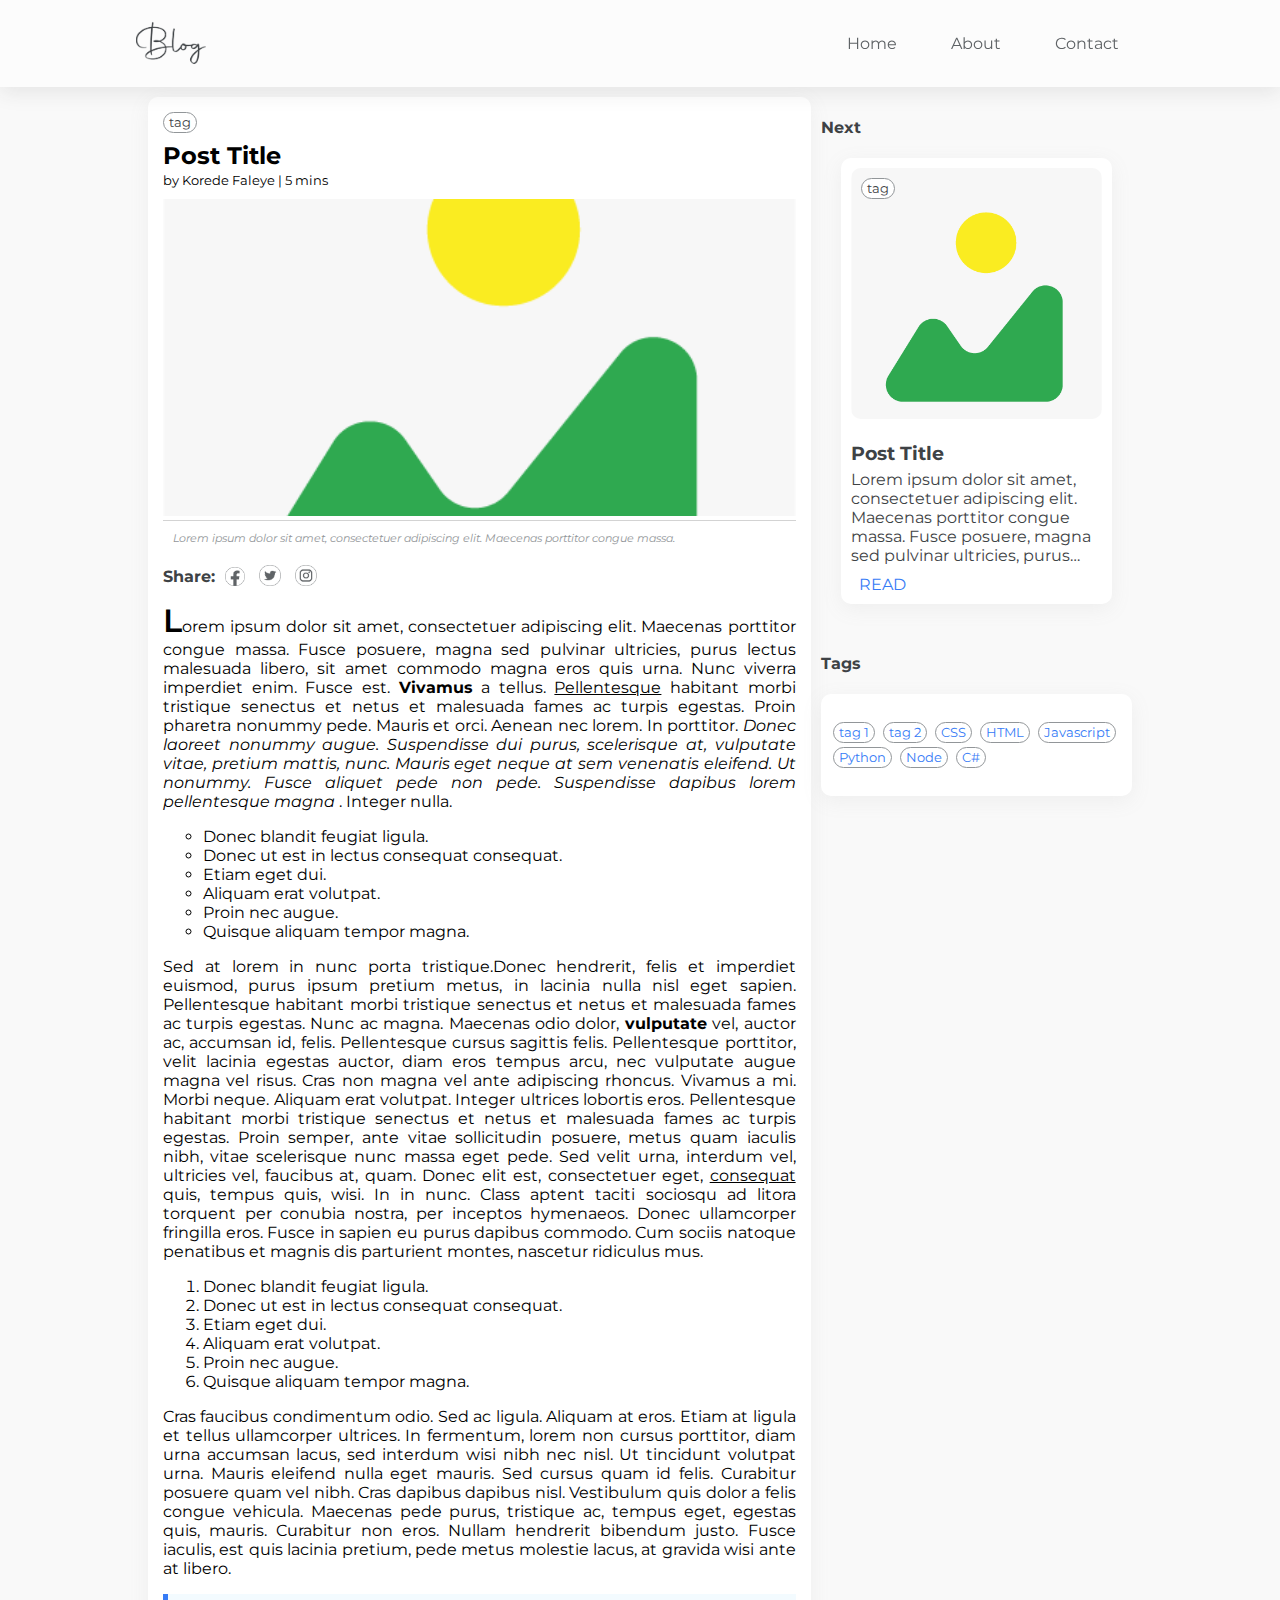
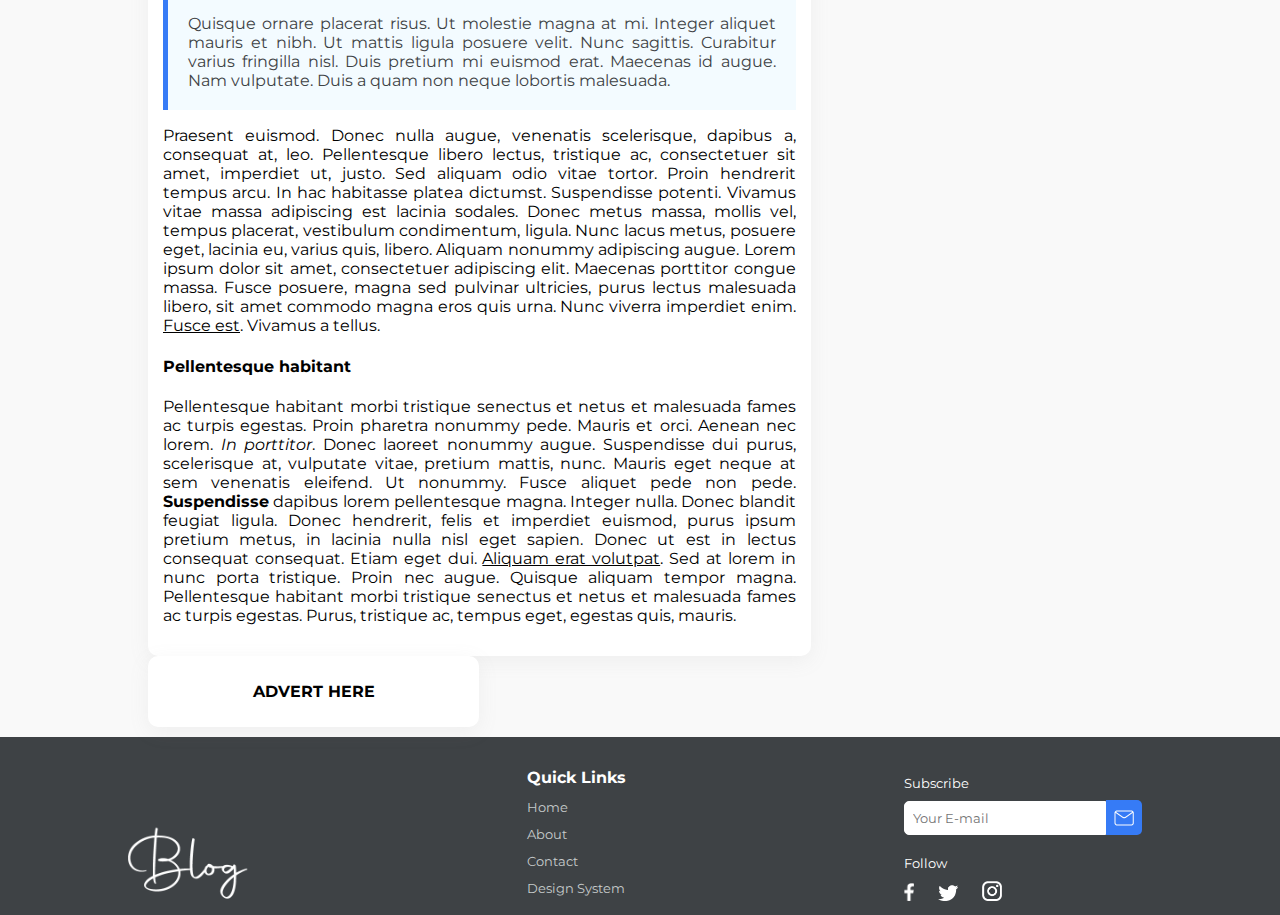
<file: blog/post.html>
<!DOCTYPE html>
<html>
    <head>
        <title>Blog Post</title>
        <meta charset="UTF-8">
        <meta name="author" content="Faleye Korede">
        <meta name="description" content="Blog website">
        <meta name="viewport" content="width=devece-width, initial-scale=1.0, maximum-scale=1.0">
        <link rel="icon" href="./images/favicon.ico">
        <link rel="stylesheet" href="./styles/designsystem.css">
        <link rel="stylesheet" href="./styles/main.css">
        <link rel="stylesheet" href="./styles/media.css">
    </head>
    <body>
        <header class="navbar">
            <nav class="container">
                <img class="nav-logo" src="./images/logo-black.png" alt="logo">
                <span class="nav-btn-container">
                    <a class="nav-btn" href="index.html">Home</a>
                    <a class="nav-btn" href="#">About</a>
                    <a class="nav-btn" href="#">Contact</a>
                </span>
            </nav>
        </header>
        <div id="page-width">
            <div class="content" id="post-grid-layout">
                <article id="main" class="card">
                    <div class="tag">tag</div>
                    <h2 class="">Post Title</h2> 
                    <small>by Korede Faleye | 5 mins</small>
                    <figure>
                    <img class="post-image" src="images/image-rep.png" alt="Post image">
                    <figcaption class="caption black-2-text">
                        <em>
                        Lorem ipsum dolor sit amet, consectetuer adipiscing elit. Maecenas porttitor congue massa.
                        </em>
                    </figcaption>
                    </figure>
                    <div class="black-text">
                        <div class="share">
                        <strong> Share: </strong>
                        <a href="#"><img src="images/fb-share.png" alt="Facebook" class="width-20px"></a>
                        <a href="#"><img src="images/twitter-share.png" alt="Twitter" class="width-22px"></a>
                        <a href="#"><img src="images/insta-share.png" alt="Instagram" class="width-22px"></a>
                        </div>
                    </div>

                    <div class="post-text">
                        <p>
                        Lorem ipsum dolor sit amet, consectetuer adipiscing elit. Maecenas porttitor congue massa. Fusce posuere, magna sed pulvinar ultricies, purus lectus malesuada libero, sit amet commodo magna eros quis urna.
Nunc viverra imperdiet enim. Fusce est. <strong>Vivamus</strong> a tellus.
<u>Pellentesque</u> habitant morbi tristique senectus et netus et malesuada fames ac turpis egestas. Proin pharetra nonummy pede. Mauris et orci.
Aenean nec lorem. In porttitor. <em>Donec laoreet nonummy augue.
Suspendisse dui purus, scelerisque at, vulputate vitae, pretium mattis, nunc. Mauris eget neque at sem venenatis eleifend. Ut nonummy.
Fusce aliquet pede non pede. Suspendisse dapibus lorem pellentesque magna </em>. Integer nulla.
<ul>
    <li>Donec blandit feugiat ligula. </li>
    <li>Donec ut est in lectus consequat consequat.</li>
    <li>Etiam eget dui. </li>
    <li>Aliquam erat volutpat.</li>
    <li>Proin nec augue.</li>
    <li> Quisque aliquam tempor magna. </li>
</ul>

Sed at lorem in nunc porta tristique.Donec hendrerit, felis et imperdiet euismod, purus ipsum pretium metus, in lacinia nulla nisl eget sapien.
Pellentesque habitant morbi tristique senectus et netus et malesuada fames ac turpis egestas.
Nunc ac magna. Maecenas odio dolor, <strong>vulputate</strong> vel, auctor ac, accumsan id, felis. Pellentesque cursus sagittis felis.
Pellentesque porttitor, velit lacinia egestas auctor, diam eros tempus arcu, nec vulputate augue magna vel risus. Cras non magna vel ante adipiscing rhoncus. Vivamus a mi.
Morbi neque. Aliquam erat volutpat. Integer ultrices lobortis eros.
Pellentesque habitant morbi tristique senectus et netus et malesuada fames ac turpis egestas. Proin semper, ante vitae sollicitudin posuere, metus quam iaculis nibh, vitae scelerisque nunc massa eget pede. Sed velit urna, interdum vel, ultricies vel, faucibus at, quam.
Donec elit est, consectetuer eget, <u>consequat</u> quis, tempus quis, wisi. In in nunc. Class aptent taciti sociosqu ad litora torquent per conubia nostra, per inceptos hymenaeos.
Donec ullamcorper fringilla eros. Fusce in sapien eu purus dapibus commodo. Cum sociis natoque penatibus et magnis dis parturient montes, nascetur ridiculus mus.
<ol>
    <li>Donec blandit feugiat ligula. </li>
    <li>Donec ut est in lectus consequat consequat.</li>
    <li>Etiam eget dui. </li>
    <li>Aliquam erat volutpat.</li>
    <li>Proin nec augue.</li>
    <li> Quisque aliquam tempor magna. </li>
</ol>

Cras faucibus condimentum odio. Sed ac ligula. Aliquam at eros.
Etiam at ligula et tellus ullamcorper ultrices. In fermentum, lorem non cursus porttitor, diam urna accumsan lacus, sed interdum wisi nibh nec nisl. Ut tincidunt volutpat urna.
Mauris eleifend nulla eget mauris. Sed cursus quam id felis. Curabitur posuere quam vel nibh.
Cras dapibus dapibus nisl. Vestibulum quis dolor a felis congue vehicula. Maecenas pede purus, tristique ac, tempus eget, egestas quis, mauris.
Curabitur non eros. Nullam hendrerit bibendum justo. Fusce iaculis, est quis lacinia pretium, pede metus molestie lacus, at gravida wisi ante at libero.

<!-- Quote -->
<p class="quote">
    Quisque ornare placerat risus. Ut molestie magna at mi. Integer aliquet mauris et nibh.
    Ut mattis ligula posuere velit. Nunc sagittis. Curabitur varius fringilla nisl.
    Duis pretium mi euismod erat. Maecenas id augue. Nam vulputate.
    Duis a quam non neque lobortis malesuada. 
</p>

Praesent euismod. Donec nulla augue, venenatis scelerisque, dapibus a, consequat at, leo.
Pellentesque libero lectus, tristique ac, consectetuer sit amet, imperdiet ut, justo. Sed aliquam odio vitae tortor. Proin hendrerit tempus arcu.
In hac habitasse platea dictumst. Suspendisse potenti. Vivamus vitae massa adipiscing est lacinia sodales.
Donec metus massa, mollis vel, tempus placerat, vestibulum condimentum, ligula. Nunc lacus metus, posuere eget, lacinia eu, varius quis, libero. Aliquam nonummy adipiscing augue.
Lorem ipsum dolor sit amet, consectetuer adipiscing elit. Maecenas porttitor congue massa. Fusce posuere, magna sed pulvinar ultricies, purus lectus malesuada libero, sit amet commodo magna eros quis urna.
Nunc viverra imperdiet enim. <u>Fusce est</u>. Vivamus a tellus.

<h4>Pellentesque habitant</h4>
Pellentesque habitant morbi tristique senectus et netus et malesuada fames ac turpis egestas. Proin pharetra nonummy pede. Mauris et orci.
Aenean nec lorem. <em>In porttitor</em>. Donec laoreet nonummy augue.
Suspendisse dui purus, scelerisque at, vulputate vitae, pretium mattis, nunc. Mauris eget neque at sem venenatis eleifend. Ut nonummy.
Fusce aliquet pede non pede. <strong>Suspendisse</strong> dapibus lorem pellentesque magna. Integer nulla.
Donec blandit feugiat ligula. Donec hendrerit, felis et imperdiet euismod, purus ipsum pretium metus, in lacinia nulla nisl eget sapien. Donec ut est in lectus consequat consequat.
Etiam eget dui. <u>Aliquam erat volutpat</u>. Sed at lorem in nunc porta tristique.
Proin nec augue. Quisque aliquam tempor magna. Pellentesque habitant morbi tristique senectus et netus et malesuada fames ac turpis egestas.
Purus, tristique ac, tempus eget, egestas quis, mauris.
                        </p>
                    </div>
                </article>

                <aside id="side-bar">
                    <br>
                    <!--Next Post-->
                    <div class="other-posts">  
                        <h4 class="black-text">Next</h4>
                    <figure class="post-card card">
                        <div class="tag">tag</div>
                        <img src="images/image-rep.png" alt="Post Image">
                            <div class="black-text">
                                <h3 class="post-title">Post Title</h3>
                                <figcaption>
                                    Lorem ipsum dolor sit amet, consectetuer adipiscing elit. Maecenas porttitor congue massa. Fusce posuere, magna sed pulvinar ultricies, purus lectus malesuada libero, sit amet commodo magna eros quis urna.
    Nunc viverra imperdiet enim. Fusce est. Vivamus a tellus.
    Pellentesque habitant morbi tristique senectus et netus et malesuada fames ac turpis egestas. Proin pharetra nonummy pede. Mauris et orci.
    Aenean nec lorem. In porttitor. Donec laoreet nonummy augue.
    Suspendisse dui purus, scelerisque at, vulputate vitae, pretium mattis, nunc. Mauris eget neque at sem venenatis eleifend. Ut nonummy.
                                </figcaption>
                            </div>
                            <a class="btn primary" href="post.html">read</a>
                        </figure>
                    </div>
                
                    <!--Tags-->
                    <div>
                        <h4 class="black-text">Tags</h4>
                        <div id="tags" class="card">
                            <p>
                                <a href="#"><div class="tag">tag 1</div></a>
                                <a href="#"><div class="tag">tag 2</div></a>
                                <a href="#"><div class="tag">CSS</div></a>
                                <a href="#"><div class="tag">HTML</div></a>    
                                <a href="#"><div class="tag">Javascript</div></a>
                                <a href="#"><div class="tag">Python</div></a>
                                <a href="#"><div class="tag">Node</div></a>
                                <a href="#"><div class="tag">C#</div></a>
                            </p>
                            
                        </div>
                    </aside>

                    <!--Advert-->
                    <div id="advert" class="card">
                        <p>
                            ADVERT HERE
                        </p>
                    </div>

                </div>

                </div>
            </div>
        </div>
        
        
        <!--Footer-->
        <footer class="footer">
            <div class="container">
            <img class="footer-logo" src="images/logo-white.png">

            <div class="quick-links">
                <h4>Quick Links</h4>
                <a href="index.html"> <small>Home</small></a>
                <a href="#"> <small>About</small></a>
                <a href="#"><small>Contact</small></a>
                <a href="designsystem.html"><small>Design System</small></a>

            </div>

            <div class="subscribe-social">
                <div class="subscribe">
                    <small>Subscribe</small>
                    <div> <input type="text" placeholder="Your E-mail"><a href="#"><img src="images/mail.png" class="width-20px"> </a> </div>
                </div>

                <div class="follow">
                    <small>Follow</small>
                    <div>
                        <a href="#" title="Facebook"><img src="images/fb-page.png" alt="Facebook" class="width-10px"></a>
                        <a href="#" title="Twitter"><img src="images/twitter-page.png" alt="Twitter" class="width-20px"></a>
                        <a href="#" title="Instagram"><img src="images/insta-page.png" alt="Instagram" class="width-20px"></a>
                    </div>
                </div>
            </footer>
    </body>
</html>
</file>
<file: blog/styles/designsystem.css>
@import url('https://fonts.googleapis.com/css2?family=Montserrat:ital,wght@0,100;0,200;0,300;0,400;0,500;0,600;0,700;1,400&display=swap');
/* font-family: 'Montserrat', sans-serif; */

/* Setting montserrat or sans-serif as typeface */
* {
    font-family: 'Montserrat', sans-serif;
    /* border: 1px solid red; */
}
.card {
    background: #fff;
    border-radius: 10px;
    box-shadow: 0px 5px 20px rgba(143, 143, 143, 0.1);
}


/* COLORS */
/* Blue color variation for text and background */
.blue-text{color: #367BF6}
.blue-bg{background: #367BF6}
.blue-1-text{color: #6CA8FF}
.blue-1-bg{background: #6CA8FF}
.blue-2-text{color: #97C6FF}
.blue-2-bg{background: #97C6FF}
.blue-3-text{color: #CAE5FF}
.blue-3-bg{background: #CAE5FF}
.blue-4-text{color: #F3FBFF}
.blue-4-bg{background: #F3FBFF}



/* Black color variation for text and background */
.black-text{color: #3E4245}
.black-bg{background: #3E4245}
.black-1-text{color: #5F6366}
.black-1-bg{background: #5F6366}
.black-2-text{color: #929699}
.black-2-bg{background: #929699}
.black-3-text{color: #C6CBCB}
.black-3-bg{background: #C6CBCB}
.black-4-text{color: #F8FAFB}
.black-4-bg{background: #F8FAFB}



/* Red color variation for text and background */
.red-text{color: #E93c2c}
.red-bg{background: #E93c2c}
.red-1-text{color: #FF3D33}
.red-1-bg{background: #FF3D33}
.red-2-text{color: #FF9999}
.red-2-bg{background: #FF9999}
.red-3-text{color: #FFCCCC}
.red-3-bg{background: #FFCCCC}
.red-4-text{color: #FFF3F3}
.red-4-bg{background: #FFF3F3}


/* Green color variation for text and background */
.green-text{color: #31a751}
.green-bg{background: #31a751}
.green-1-text{color: #42E260}
.green-1-bg{background: #42E260}
.green-2-text{color: #86E093}
.green-2-bg{background: #86E093}
.green-3-text{color: #B3E0B9}
.green-3-bg{background: #B3E0B9}
.green-4-text{color: #E6FFE6}
.green-4-bg{background: #E6FFE6}


/* Yellow color variation for text and background */
.yellow-text{color: #F3A72F}
.yellow-bg{background: #F3A72F}
.yellow-1-text{color: #FFAC33}
.yellow-1-bg{background: #FFAC33}
.yellow-2-text{color: #FFBD66}
.yellow-2-bg{background: #FFBD66}
.yellow-3-text{color: #FFD199}
.yellow-3-bg{background: #FFD199}
.yellow-4-text{color: #FFF4E6}
.yellow-4-bg{background: #FFF4E6}





/* navbar sytle  */
.navbar {
    box-shadow: 0px 5px 20px rgba(49, 49, 49, 0.1);
    backdrop-filter: blur(8px);
    background: rgba(255, 255, 255, .5);
    left: 0;
    padding: 10px;
    position: sticky;
    top: 0;
    z-index: 1;
}
nav {
    padding: 10px;
    width: 80%;
    display: flex;
    flex-wrap: wrap;
    align-items: center;
    justify-content: space-between;
    margin: auto;
}
.nav-logo {
    width: 70px;
}
.nav-btn-container {
    font-weight: 400;
}
.nav-btn {
    padding: 15px;
    margin: 10px;
    text-decoration: none;
    color: #5F6366 !important;
}
.nav-btn:hover {
    color: #367BF6 !important;
    border-bottom: 3px solid #367BF6;
    text-decoration: none;
}
.nav-btn:hover {
    color: #367BF6;
    border-bottom: 3px solid #367BF6;
}


/* Quote */
.quote {
    background: #F3FBFF;
    border-left: 5px solid#367BF6;
    padding: 20px;
    color:#3E4245;
}

ul {
    list-style-type: circle;
}


/* TYPOGRAPHY */
h1{
    font-weight: 400;
}
.ruler {
    padding: 10px;

}

/* Buttons & Link */
a, a:visited {
    color: #367BF6;
    text-decoration: none;
}
a:hover {
    text-decoration: underline;
}

.btn{
    border: none;
    background: none;
    font-size: 12pt;
    padding: 8px;
}


    /* primary button */
.primary {
    color: #367BF6;
    border-bottom: 1px solid rgba(0, 0, 0, 0);
    text-transform: uppercase;
}
.primary:hover {
    color: #367BF6;
    text-decoration: underline;
}
.primary-1 {
    color: #fff;
    background: #367BF6;
    border-radius: 5px;
}
.primary-1:hover {
    background:#6CA8FF;
}
.primary-2 {
    color: #367BF6;
    background: #CAE5FF;
    border-radius: 5px;
    border: 1px solid #CAE5FF;
}
.primary-2:hover {
    border: 1px solid #367BF6;
}
    /* warning button */
.warning {
    color: #F3A72F;
    text-transform: uppercase;
}
.warning:hover {
    color: #F3A72F;
    text-decoration: underline;
}
.warning-1 {
    color: #fff;
    background: #F3A72F;
    border-radius: 5px;
}
.warning-1:hover {
    background:#FFAC33;
}
.warning-2 {
    color: #F3A72F;
    background: #FFF4E6;
    border-radius: 5px;
    border: 1px solid #FFF4E6;
}
.warning-2:hover {
    border: 1px solid #F3A72F;
}

/* danger button */
.danger {
    color: #E93c2c;
    text-transform: uppercase;
}
.danger:hover {
    color: #E93c2c;
    text-decoration: underline;
}
.danger-1 {
    color: #fff;
    background: #E93c2c;
    border-radius: 5px;
}
.danger-1:hover {
    background:#FF3D33;
}
.danger-2 {
    color: #E93c2c;
    background: #FFF3F3;
    border-radius: 5px;
    border: 1px solid #FFF3F3;
}
.danger-2:hover {
    border: 1px solid #E93c2c;
}



    /* success button */
.success {
    color: #31a751;
    text-transform: uppercase;
}
.success:hover {
    color: #31a751;
    text-decoration: underline;
}
.success-1 {
    color: #fff;
    background: #31a751;
    border-radius: 5px;
}
.success-1:hover {
    background:#42E260;
}
.success-2 {
    color: #31a751;
    background: #E6FFE6;
    border-radius: 5px;
    border: 1px solid #E6FFE6;
}
.success-2:hover {
    border: 1px solid #31a751;
}

    /* disabled button */
.disabled {
    color: #5F6366;
    text-transform: uppercase;
    cursor:no-drop;
}
.disabled-1 {
    color: #fff;
    background: #929699;
    border-radius: 5px;
    cursor: no-drop;
}
.disabled-2 {
    color: #5F6366;
    background: #F8FAFB;
    border-radius: 5px;
    cursor: no-drop;
}



/* Tags */
.tag {
    background: #fff;
    border-radius: 50px;
    border: 1px solid #929699;
    color: #3E4245;
    display: inline;
    font-size: 0.8em;
    font-weight: 400;
    margin: 10px;
    padding: 2px;
    padding-left: 5px;
    padding-right: 5px;
}
.tag-1 {
    background: #3E4245;
    border-radius: 50px;
    color: #fff;
    font-size: 0.8em;
    font-weight: 400;
    margin: 10px;
    padding: 2px;
    padding-left: 5px;
    padding-right: 5px;
}



/* author */
.author {
    align-items: center;
    display: flex;
    font-size: 14px;
    justify-content: start;
}
.author img{
    border-radius: 100px !important;
    margin: 5px;
}
.author .author-name{
    display: block;
    margin-top: 5px;
    text-transform: Capitalize;
}


/* post cards */

.post-card {
    display: flex;
    justify-content: start;
    text-align: justify;
}
    /* Set margin to card with elements within the card  */
.post-card {
    padding: 10px;
    /* margin: 10px; */
}
    /* post card tags */
.post-card .tag-1 {
    margin: 10px;
    position: absolute;
    z-index:0;
    top: 1;
    left: 1;
}
.post-card .tag {
    margin: 10px;
    position: absolute;
    z-index:0;
    top: 1;
    left: 1;
}

    /* post card image */
figure {
    margin: auto 0;
}
.post-card > img {
    aspect-ratio: 2/1;              
    border-radius: 10px;
    object-fit: cover;
    object-position: center;
    width: 30%; 
}


    /* post card details  */
.post-card .post-details {       
    align-self: flex-end;
    margin-left: 10px;
    width: 100%;
}
.post-card .post-title {
    margin-bottom: 5px;
}
.post-card .author {
    margin-bottom: -10px;
    /* border: 1px solid red; */
}
.post-card figcaption {
    margin-bottom: 10px;
    text-align: left;
    -webkit-line-clamp: 5;
    -webkit-box-orient: vertical;
    display: -webkit-box;
    overflow: hidden;
}


/* Social Sharing */
.social-sharing a {
    padding: 10px;
}


/* Footer */
.footer {
    background: #3E4245;
    margin: 0 auto;
    width: 100%;
}
.footer .container {
    width: 80%;
    align-items: flex-end;
    display: flex;
    flex-wrap: wrap;
    justify-content: space-between;
    padding: 10px;
}
.footer .container > * {
    padding-right: 10px;
}
.quick-links h4 {
    color: #fff;
    margin-bottom: 10px;
}
.quick-links a {
    color:#C6CBCB;
    display: block;
    padding-bottom: 8px;
}



.subscribe-social small {
    color: #fff;
    display: block;
    margin-bottom: 10px !important;
}
.subscribe input {
    border-top-left-radius: 5px;
    border-bottom-left-radius: 5px;
    border: 1.5px solid white;
    padding: 8px;
    color: #5F6366;
}
.subscribe input:focus {
    border: 1px solid #367BF6;
    box-shadow: none;
}
.subscribe a {
    padding: 8px;
    border-top-right-radius: 5px;
    border-bottom-right-radius: 5px;
    background: #367BF6;
}
.subscribe a:hover {
    background: #6CA8FF
}
.subscribe a img {
    margin-bottom: -3px;
}
.follow a {
    margin-right: 20px;
}
.subscribe-social > div:nth-child(1) {
    margin-bottom: 20px;
}

/* Others */
.content{
    margin-left: 10px;
    padding: 10px;
}
#foundations-colors{
    display: grid;
    grid-template-columns: 1fr;
    grid-template-rows: repeat(5, 1fr);

}
#foundations-colors .inner-content {
    align-items: center;
    display:flex;
    justify-content: space-around;
    margin-top: 40px;
}
#foundations-typograpy {
    padding: 10px;
    margin: auto;
    display:grid;
    grid-template-columns: repeat(2, 1fr);
}
#foundations-typograpy .inner-content > * {
    display: block;
    padding: 10px;
}
.in-color-box {
    width: 50px;
    height: 50px;
    border-radius: 10px;
    border: 1px solid #C6CBCB;
    margin: auto;
}
#components-buttons > .inner-content { 
    display: flex;
    justify-content: space-around;
}
#components-buttons > .inner-content > *{ 
    margin: 10px;
}
#components-tags > .inner-content { 
    display: flex;
    justify-content: space-around;
}
#components-avatar .inner-content {
    padding: 10px;
    display: flex;
    flex-wrap: wrap;
    justify-content: space-around;
}
#components-avatar img {
    max-width: 100%;
    object-fit: cover;
    object-fit: center;
    
}
#components-nav .inner-content {
    padding: 10px;
    display: flex;
    flex-wrap: wrap;
    align-items: center;
    justify-content: space-between;
    margin: auto;
    border: 1px solid #C6CBCB;
}
#components-author .inner-content {
    padding: 10px;
    display: flex;
    flex-wrap: wrap;
    justify-content: space-around;
}

.width-100pct {
    width: 100%;
}
.overflow-hidden {
    overflow: hidden;
}
</file>
<file: blog/styles/main.css>
@import "designsystem.css";
@import "media.css";



.footer-logo {
    width: 120px;
    object-fit: contain;
}
body {
    background: #f9f9f9;
    margin: 0 auto;
}
#page-width {
    width: 80%;
    margin: auto;
}
.container {
    margin: auto;
}
a{
    font-weight: 400;
}

/* index.html */
.content > h1 {
    border-left: 3px solid #367BF6;
    padding-left: 10px;
    margin-bottom: 30px;
}
.other-posts > h1 {
    border-left: 3px solid #367BF6;
    padding-left: 10px;
    margin-bottom: 30px;
}
.other-posts .post-card {
    margin: 20px;
    display: block;
}

.other-posts {
    display: grid;
    grid-template-columns: repeat(3, 1fr);
    justify-content: space-between;
    margin-top: -20px !important;
}
.other-posts > .post-card > img {
    width: 100% !important;
    aspect-ratio: 1/1;
}
.other-posts > .post-card > .post-details {
    margin-left: 0px !important;
    margin-top: 10px;
}
.load-more {
    margin: 20px;
    text-align: center;
}



/* post.html */
/* Post grid layout */
    /* Layout */
#post-grid-layout {
    display: grid;
    grid-template-columns: repeat(3, 1fr);
    grid-template-areas: "main main side-bar";
}
#main {
    grid-area: main;
    background: #fff;
    padding: 15px;
}
#side-bar {
    grid-area: side-bar;
}
#side-bar > *{
    margin: 0 auto;
    margin-left: 10px;
    margin-right: 10px;
    margin-bottom: 50px;
    margin-top: 50px;
}
#side-bar .other-posts {
    display: block;
}

    /* Post Image */
.post-image {
    aspect-ratio: 2/1;
    object-fit: cover;
    object-position: center;
    margin-top: 10px;
    width: 100%;
}
.caption {
    font-size: 0.7em;
    /* border-bottom: 1px solid lightgrey; */
    border-top: 1px solid lightgrey;
    padding: 10px;
}
#active-nav {
    border-bottom: 3px solid #367BF6; 
    color: #367BF6 !important;
}

    /* Post Title */
#main h2 {
    margin-bottom: 0px;
    margin-top: 10px;
}
#main .tag {
    margin-left: 0px;
}

    /* Share */
.share {
    /* display: inline; */
    margin-top: 10px;
}
.share a img {
    margin-bottom: -5px;
}
.share a {
    margin: 5px;
}

    /* Post text */
.post-text {
    text-align: justify;
}
.post-text::first-letter {
    font-size: 2em;
    font-weight: 600;
}


    /* Tags */
#tags {
    padding: 10px;
}
#tags .tag {
    color: #367BF6;
    display: inline-block;
    margin: 5px;
    margin-left: 2px;
    margin: 2px;
}
#tags a {
    margin-bottom: 10px;
}
#tags a:hover {
    text-decoration: none;
}


    /* Advert */
#advert {
    padding: 10px;
    text-align: center;
    font-weight: 700;
}

.width-100px {
    width: 100px;
}
.width-35px {
    width: 35px;
}
.width-30px {
    width: 30px;
}
.width-22px {
    width: 22px;
}
.width-20px {
    width: 20px;
}
.width-10px {
    width: 10px;
}
</file>
<file: blog/styles/media.css>
@media (min-width: 599px) and (max-width: 800px) {
    .other-posts{
        grid-template-columns: repeat(2, 1fr);
    }

    /* post.html */
    #post-grid-layout {
        display: block;
    }
}

@media (min-width: 481px) and (max-width: 600px) {
    #page-width {
        width: auto;
    }

    /* nav */
    nav {
        width: auto !important;
    }
    .nav-btn {
        margin: 0px !important;
    }
    
    
    
    /* POST CARD */
    .post-card {
        flex-wrap: wrap;
    }
    .post-card > img {
        aspect-ratio: 1/1;
        margin-bottom: 10px;
        overflow: hidden;
        width: 100%;
    }
    
    /* Other posts @ index.html */
    .other-posts{
        grid-template-columns: repeat(2, 1fr);
    }
        /* post card details  */
    .post-card > .post-details {
        width: 100%;
    }

    /* Footer */
    .footer .container {
        width: 90%;
    }
    .footer .container {
        display: block;
    }
    .footer .container > * {
        margin-bottom: 20px;
    }


    /* post.html */
    #post-grid-layout {
        display: block;
    }


}

@media (max-width: 480px) {
    #page-width {
        width: 100% !important;
    }
    nav {
        width: auto !important;
    }
    .nav-btn {
        margin: 0px !important;
    }
    /* POST CARD */
    .post-card {
        flex-wrap: wrap;
    }
    .post-card > img {
        aspect-ratio: 1/1;
        width: 100%;
        overflow: hidden;
        margin-bottom: 10px;
    }

    /* Other posts @ index.html */
    .other-posts{ 
        grid-template-columns: repeat(1, 1fr) !important;
    }
    /* post card details  */
    .post-card > .post-details {
        width: 100%;
    }

    /* Footer */
    .footer .container {
        width: 90%;
    }
    .footer .container {
        display: block;
    }
    .footer .container > * {
        margin-bottom: 20px;
    }


    /* post.html */
    #post-grid-layout {
        display: block;
    }
    
}
</file>
<file: shopping_cart/starter/src/assets/styles.css>
* {
    font-family: 'Montserrat', sans-serif;
    padding: 0;
    margin: 0;
}

html, body {
    width: 100%;
    height: 100%;
}

h1 {
    text-align: center;
    padding: 1em;
}
h2, h3 {
    padding: 1em 0 .5em;
}
p {
    padding-bottom: 1em;
}
.products-container{
    width: 100%;
    max-width: 55em;
    padding: 2em;
}
.cart-container {
    display: flex;
}
.checkout-container {
    max-width: 34em;
    padding: 2em;
    background: #efefef;
}
.products, .cart{
    display: flex;
    flex-wrap: wrap;
}

.products > div {
    background: #f5f5f5;
    margin: 1em;
    padding: 2em;
}

.products > div img {
    max-width: 175px;
    height: auto;
}

.products > div h3 {
    font-weight: 800;
}

.cart > div {
    border: 1px solid #ccc;
    margin: 1em;
    padding: 2em;
}
.checkout-container {
    max-width: 34em;
}
.checkout {
    margin-bottom: 4em;
}

button {
    border: 1px solid #ccc;
    background: #fff;
    padding: 1em;
    transition: .2s ease all;
    text-transform: uppercase;
}
button.pay {
    background: #f5f5f5;
    vertical-align: middle
}
button:hover {
    background: rgb(93, 120, 118);
    color: #fff;
    cursor: pointer;
}

.received {
    font-size: 1.5em;
    padding: 0.3em;
    margin-bottom: 1em;
    border: 1px solid #ccc;
    vertical-align: middle
}

.received-money {
    font-size: 1.5em;
    padding: 0.3em;
    margin-bottom: 1em;
    border: 1px solid #ccc;
    vertical-align: middle
}

/* my css */
/* overflow hidden */
.overflow-hidden {
    overflow: hidden;
}
/* Center Text */
.center-text {
    text-align: center;
}
/* Set display to flex */
.flex {
    display: flex;
}

/* Hide a visible element */
.hide {
    display: none;
}

/* Show an hiddem element */
.show {
    display: block;
}

/* Style form submit button */
input[type=submit] {
    border: 1px solid #ccc;
    background: #fff;
    padding: 1em;
    transition: .2s ease all;
    text-transform: uppercase;
}
input[type=submit]:hover {
    background: rgb(93, 120, 118);
    color: #fff;
    cursor: pointer;
}

/* Make all for elements block and add a margin of 10px to each */
form > * {
    display: block;
    margin-bottom: 10px;
} 

/* For error detail box */ 
.error-info {
    background: red;
    border-radius: 5px;
    color: #fff;
    padding:10px;
}

.credit-card-added {
    color: #222222;
}

.credit-card-added > img {
    width: 40px;
    float: left;
}

/* Modal box */
.modal-box {
    background-color: rgba(0, 0, 0, 0.5);
    position: absolute;
    z-index: 1;
    width: 100%;
    height: 100%;
    justify-content: center;
    align-items: center;
    backdrop-filter: blur(4px);
}

.modal-box > form {
    background-color: lightgrey;
    padding: 30px;
    box-shadow: 0px 0px 10px rgba(0, 0, 0, 0.5);
    display: flex;
    flex-direction: column;
}
.modal-box input[type=submit] {
    align-self: center;
}


.close-modal-box {
    display: block;
    color: #222222;
    font-size: 1.5em;
    text-decoration: none;
    padding: 0px;
    align-self: flex-end;
    position: fixed;
}

.close-modal-box:hover {
    color: red;
}
</file>
<file: animal-trading-cards/styles.css>
/* add your CSS here */

body{
    font-family: "Times New Roman", serif;
}
img{
    border-radius: 5px;
    width: 300px;
}
.container{
    width: 300px;
    padding: 10px;
    margin: auto;
    border: 1px solid lightgrey;
    border-radius: 5px;
    box-shadow: 5px 5px lightgrey;
}
.box{
    padding: 10px;
    margin-top: 10px;
    border: 1px solid lightgrey;
    border-radius: 5px;
}
.bold{
    font-weight: bold;
}
ul{
    list-style-type: none;
    width: auto;
    text-indent: 0px;
    padding-left:0px;
}
p:nth-child(1){
    font-style: italic;
}
</file>
<file: landing-page/css/styles.css>
/*
 *
 * CSS written based on SMACSS architecture.
 * To learn more, visit: http://smacss.com/
 * 
 * For simplicity, no reset or normalize is added. 
 * To learn more, visit: https://css-tricks.com/reboot-resets-reasoning/
 *
*/


/* ---- Base Rules ---- */
:root {
    --clr-gray: #b8b8b5;
    --clr-dark-gray: #292929;
    --clr-blue: #0056a2;
}

body {
    margin: 0;
    font-family: 'Merriweather', sans-serif;
    color: var(--clr-dark-gray);
}

section {
    margin-block: 10rem;
}


/* Typeography General*/
.main__hero {
    margin: 1rem 0rem;
    line-height: 2.5rem;
}

h1 {
    font-family: 'Fira Sans', sans-serif;
}

h2 {
    color: #fff;
    font-family: 'Fira Sans', sans-serif;
    margin-block: 1rem;
    padding-block: 1rem;
}

.h2-container {
    background: var(--clr-dark-gray);
    margin-block: 1rem;
    width: 100%;
}

.h2-icon {
    margin-right: 10px;
}

b {
    font-size:medium;
    font-weight: 700;
    color: var(--clr-dark-gray);
}

p {
    line-height: 2.5rem;
}

.p-container {
    width: 100%;
}

/* ---- Layout Rules ---- */
main {
    margin: 0px auto;
}

.main-hero {
    padding-top: 3em;
}


/* ---- Module Rules ---- */

/* Navigation Styles*/
.icon {
    color: var(--clr-blue);
    font-size: 1.5rem;
    padding: 5px;
    padding-block: 0px;
}

.navbar__menu {
    overflow: auto;
}

.navbar__menu ul {
    display: flex;
    flex-wrap: nowrap;
    gap: 10px;
    margin: 0px;
    width: 100%;
}

.navbar__menu li {
    display: inline-block;
    font-size: 1.5em;
    list-style-type: none;
    padding: 0.5rem;
    margin: 0px;
}

.navbar__menu .menu__link {
    text-decoration: none;
    color: var(--clr-blue);
}

.navbar__menu .menu__link:hover, 
.navbar__menu .menu__link:focus,
.navbar__menu a.active{
    border-bottom: 3px solid var(--clr-blue);
}



/* Header Styles */
.logo {
    border: 3.5px solid var(--clr-dark-gray);
    border-radius: 100px;
    display: inline-block;
    font-size: 1.5rem;
    font-family: 'Fira Sans', sans-serif;
    padding: 5px;
    margin: 5px;
}

.page__header {
    background: rgba(255, 255, 255, 0.2);
    backdrop-filter: blur(20px);
    box-shadow: 0px 2px 5px var(--clr-gray);
    position: sticky;
    top: 0;
    width: 100%;
    z-index: 5;
    transition: top 300ms;
}

.page__header div {
    display: flex;
    gap: 1rem;
    justify-content: flex-start;
    align-items: center;
}

/* Footer Styles */
.page__footer {
    background: var(--clr-dark-gray);
    padding: 3em;
    color: #fff;
}

.page__footer p{
    color: #fff;
}


/* ---- Theme Rules ---- */

/* Property Rules */ 
.auto-width {
    width: 80%;
    margin: auto auto;
}

.hide {
    display: none;
}

/* Tablets */
@media only screen and (max-width: 800px){
    .auto-width {
        width: 85%;
    }
}

/* Mobile Phones*/ 
@media only screen and (max-width: 400px){
    .auto-width {
        width: 90%;
    }
}


/* Background Circles */
/* Note that background circles are created with psuedo elements before and after */
/* Circles appear to be random do to use of :nth-of-type psuedo class */
section:nth-of-type(odd) .landing__container::before {
    content: '';
    background: rgba(84, 85, 86, 0.2);
    position: absolute;
    z-index: -5;
    width: 20vh;
    height: 20vh;
    border-radius: 50%;
    opacity: 0;
    transition: ease 0.5s all;
}

section:nth-of-type(even) .landing__container::before {
    content: '';
    background: rgba(0, 86, 162, 0.2);
    position: absolute;
    top: 3em;
    right: 3em;
    z-index: -5;
    width: 10vh;
    height: 10vh;
    border-radius: 50%;
    opacity: 0;
    transition: ease 0.5s all;
}

section:nth-of-type(3n) .landing__container::after {
    content: '';
    background: rgba(0, 86, 162, 0.2);
    position: absolute;
    right: 0;
    bottom: 0;
    z-index: -5;
    width: 10vh;
    height: 10vh;
    border-radius: 50%;
    opacity: 0;
    transition: ease 0.5s all;
}

section:nth-of-type(3n + 1) .landing__container::after {
    content: '';
    background: rgba(0, 86, 162, 0.2);
    position: absolute;
    right: 20vw;
    bottom: -5em;
    z-index: -5;
    width: 15vh;
    height: 15vh;
    border-radius: 50%;
    opacity: 0;
    transition: ease 0.5s all;
}


/* ---- Theme State Rules ---- */
/* Section Active Styles */
/* Note: active class is applied through javascript. You should update the class here and in the index.html to what you set in your javascript file.  */
section div.active {
    background: var(--clr-blue);
}

section .active .landing__container::before {
    opacity: 1;
    animation: rotate 4s linear 0s infinite forwards;
}

section.active .landing__container::after {
    opacity: 1;
    animation: rotate 5s linear 0s infinite forwards reverse;
}

/* Section Active Styles Keyframe Animations */
@keyframes rotate {
	from {
		transform: rotate(0deg)
		           translate(-1em)
		           rotate(0deg);
	}
	to {
		transform: rotate(360deg)
		           translate(-1em) 
		           rotate(-360deg);
	}
}
</file>
